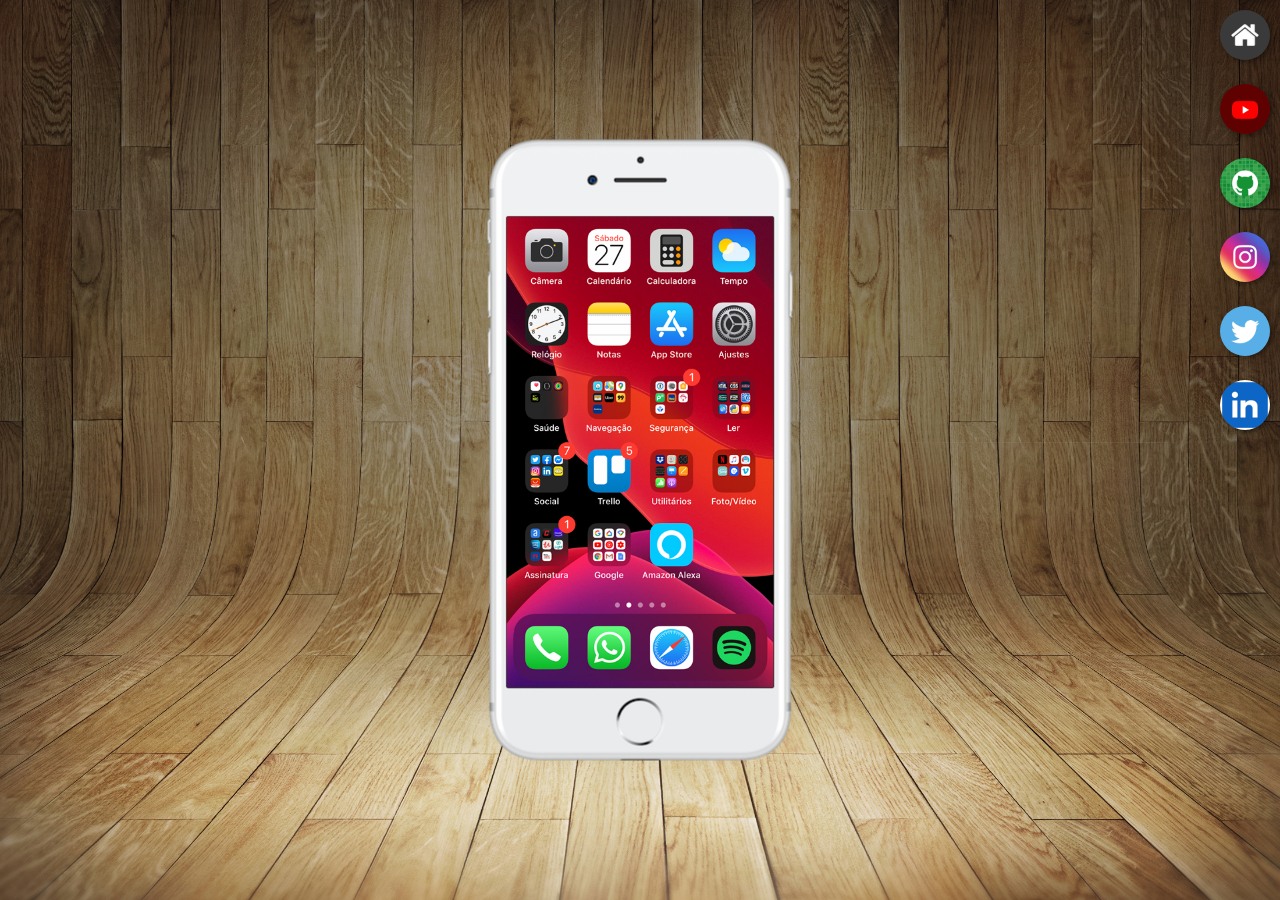
<file: index.html>
<!DOCTYPE html>
<html lang="pt-br">
<head>
    <meta charset="UTF-8">
    <meta name="viewport" content="width=device-width, initial-scale=1.0">
    <link rel="shortcut icon" href="favicon.ico" type="image/x-icon">
    <link rel="stylesheet" href="estilos/styles.css">
    <title>Projetos Redes Sociais</title>
</head>
<body>
    <main>
        <section id="telefone">
            <iframe src="home.html" name="tela" id="tela" frameborder="0"></iframe>
        </section>
        <section id="redes-sociais">
            <a href="home.html" target="tela"><img src="imagens/logo-home.jpg" alt="home"></a>  <br>
            <a href="youtube.html" target="tela"><img src="imagens/logo-youtube.jpg" alt="logo-youtube"></a> <br>
            <a href="github.html" target="tela"><img src="imagens/logo-github.jpg" alt="logo-github"></a> <br>
            <a href="instagram.html" target="tela"><img src="imagens/logo-instagram.jpg" alt="logo-instagram"></a> <br>
            <a href="x.html" target="tela"><img src="imagens/logo-twitter.jpg" alt="logo-twitter"></a> <br>
            <a href="#" target="tela"><img src="imagens/logo-linkedin.jpg" alt="logo-linkedin"></a>
        </section>
    </main>
</body>
</html>
</file>
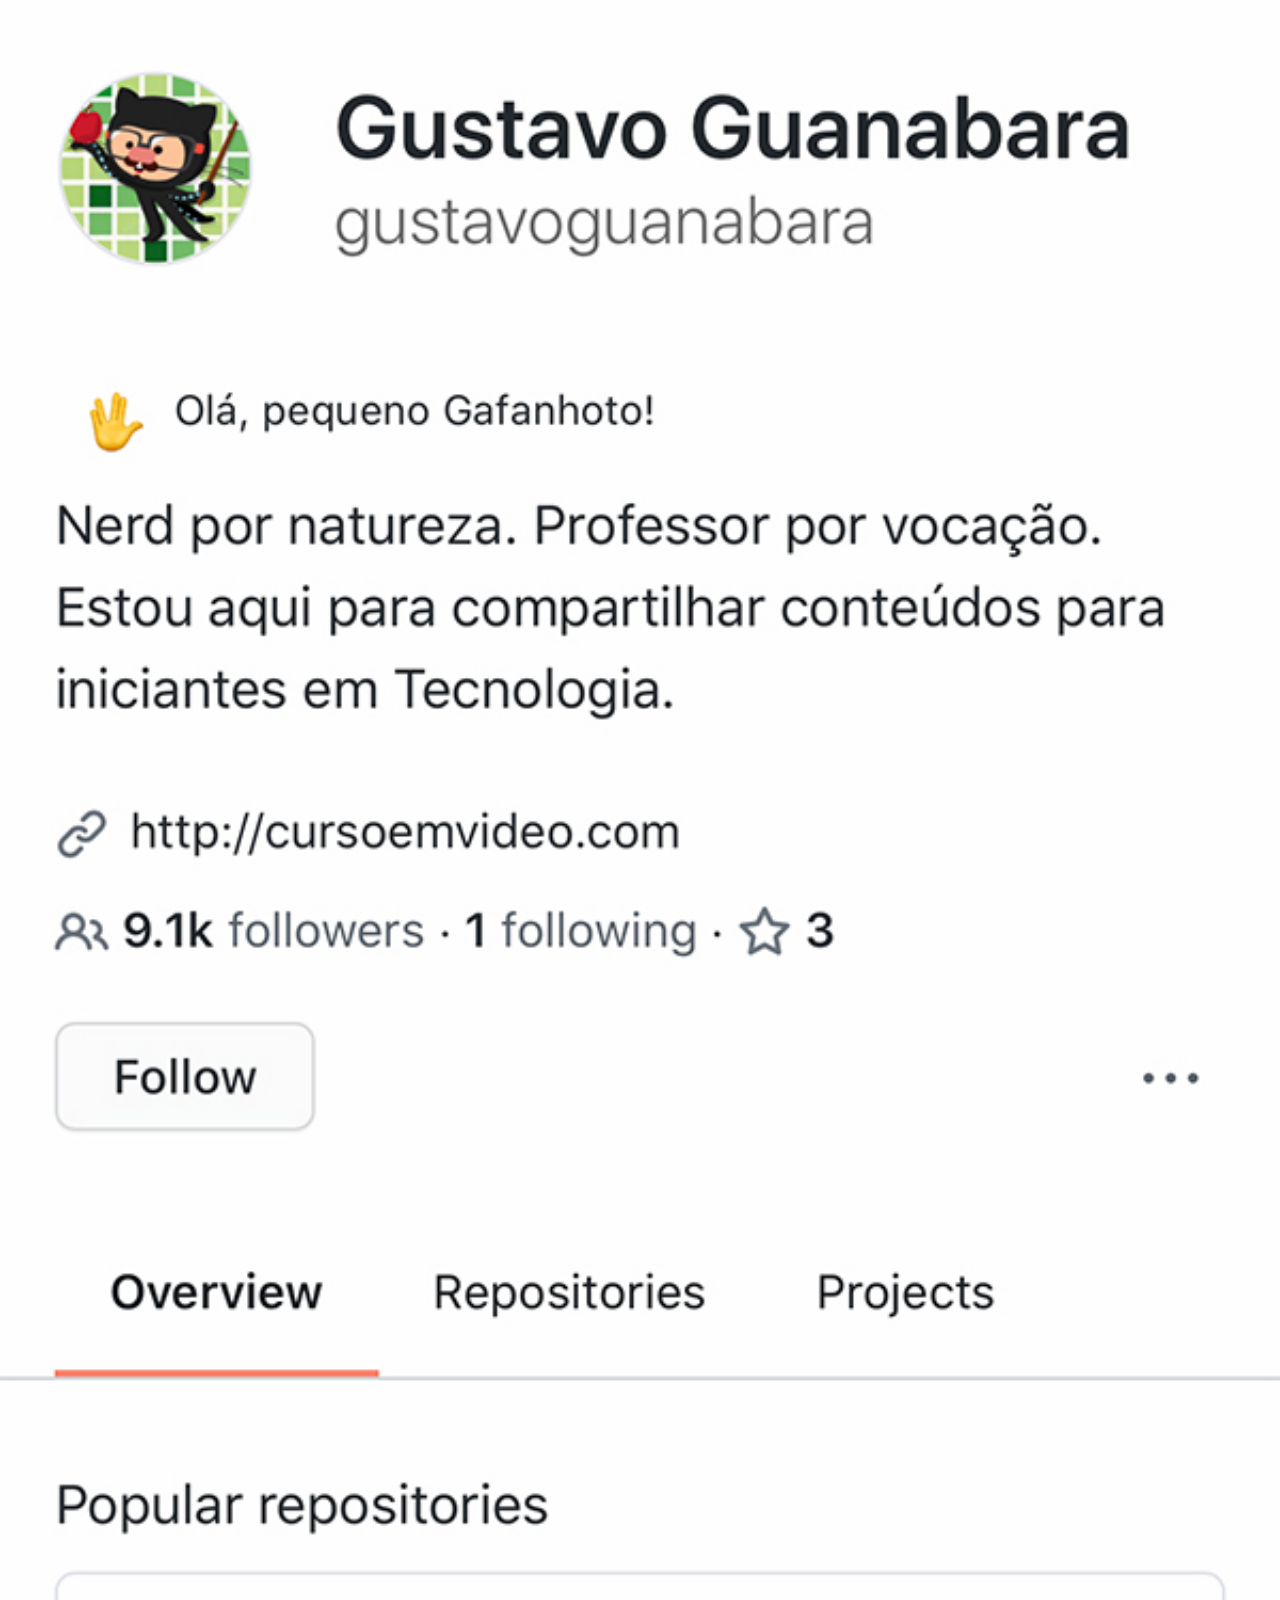
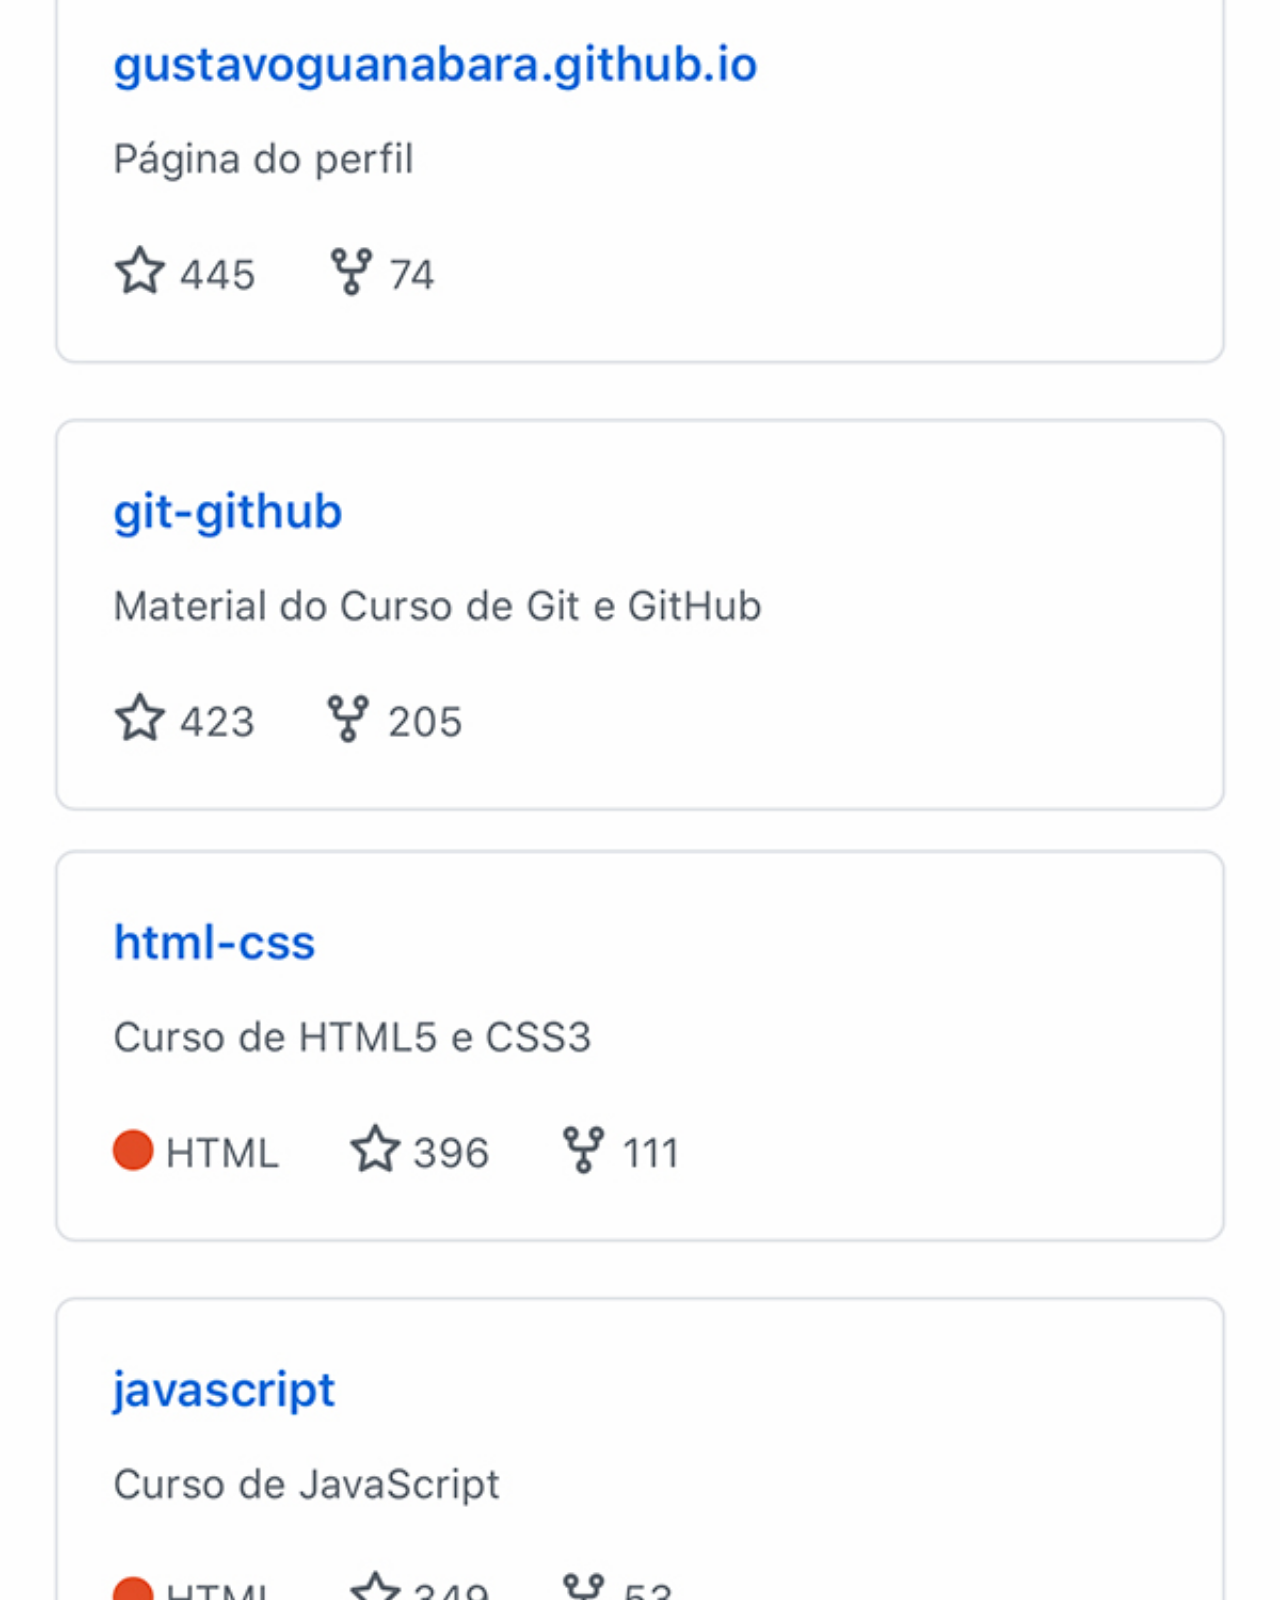
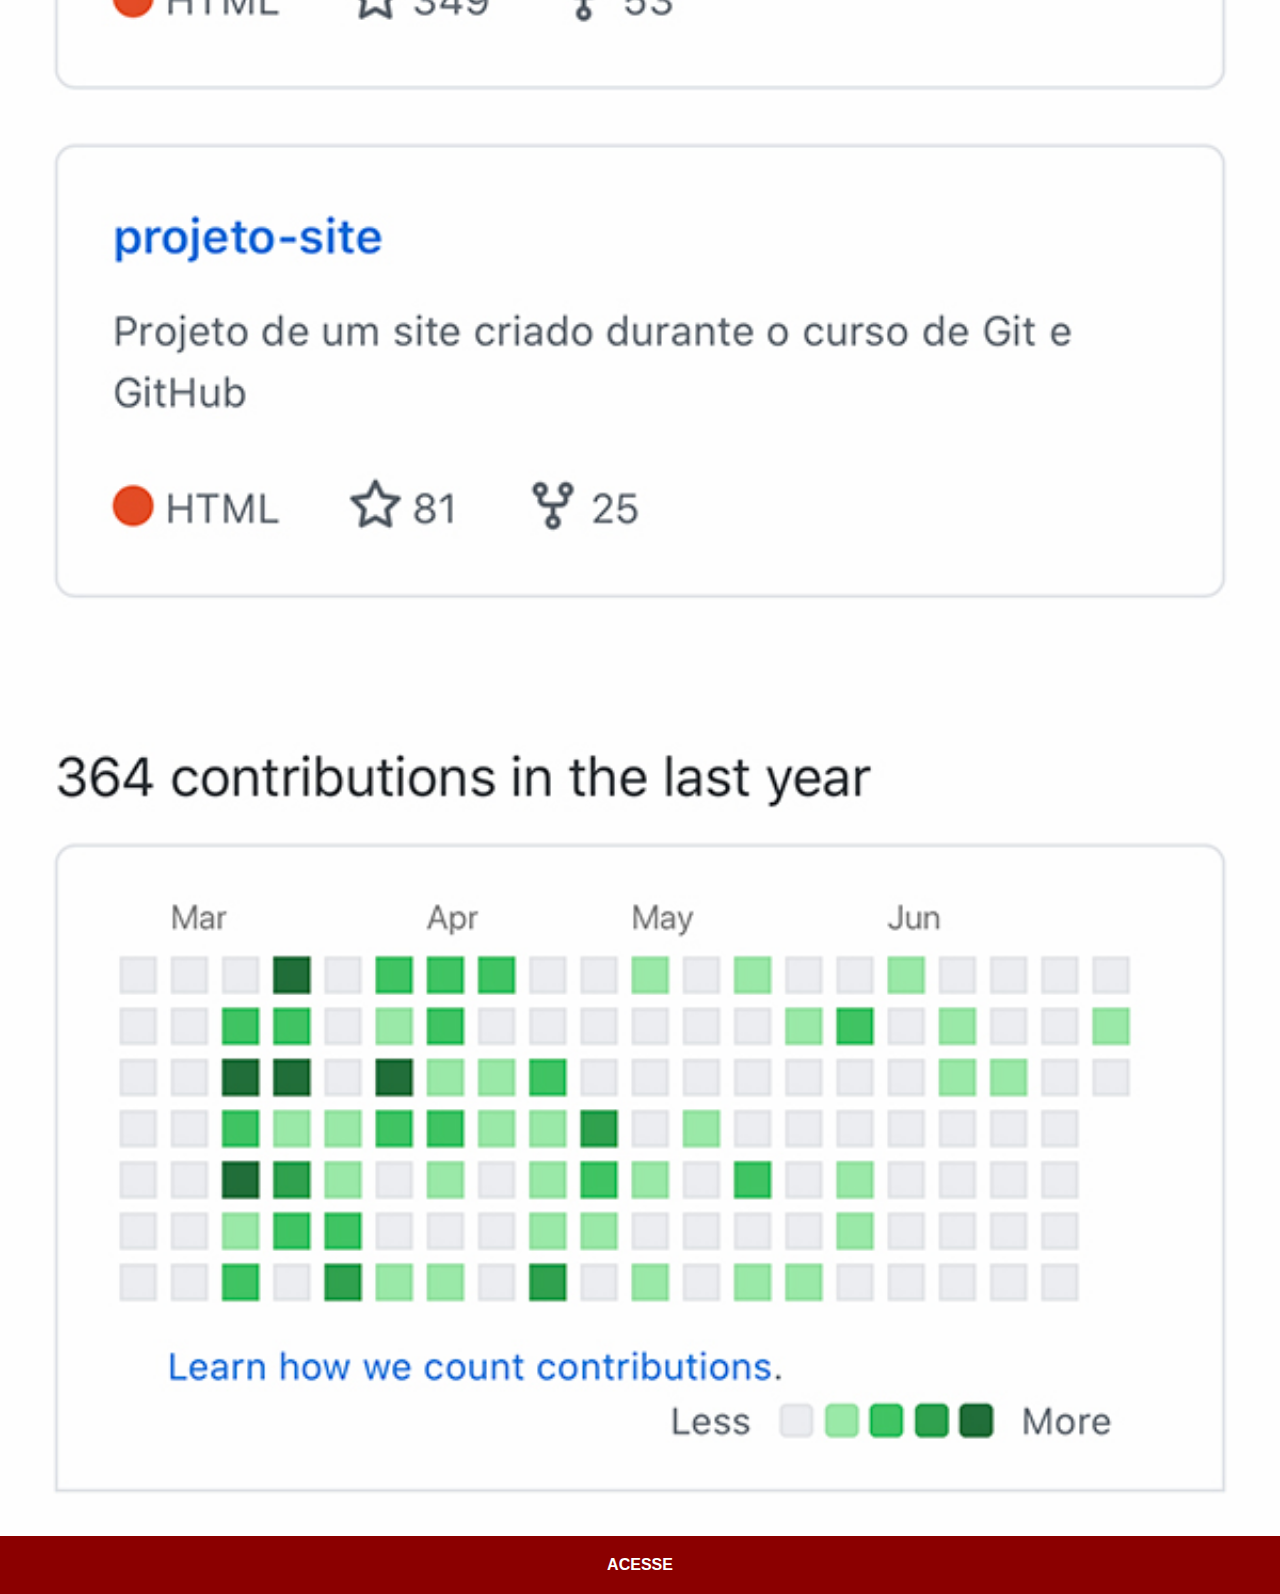
<file: github.html>
<!DOCTYPE html>
<html lang="pt-br">
<head>
    <meta charset="UTF-8">
    <meta name="viewport" content="width=device-width, initial-scale=1.0">
    <title>Document</title>
    <link rel="stylesheet" href="estilos/social.css">
</head>
<body>
    <img src="imagens/tela-github.jpg" alt="">
    <a href="https://github.com/Breno-coelh0" target="_blank">ACESSE</a>
</body>
</html>
</file>
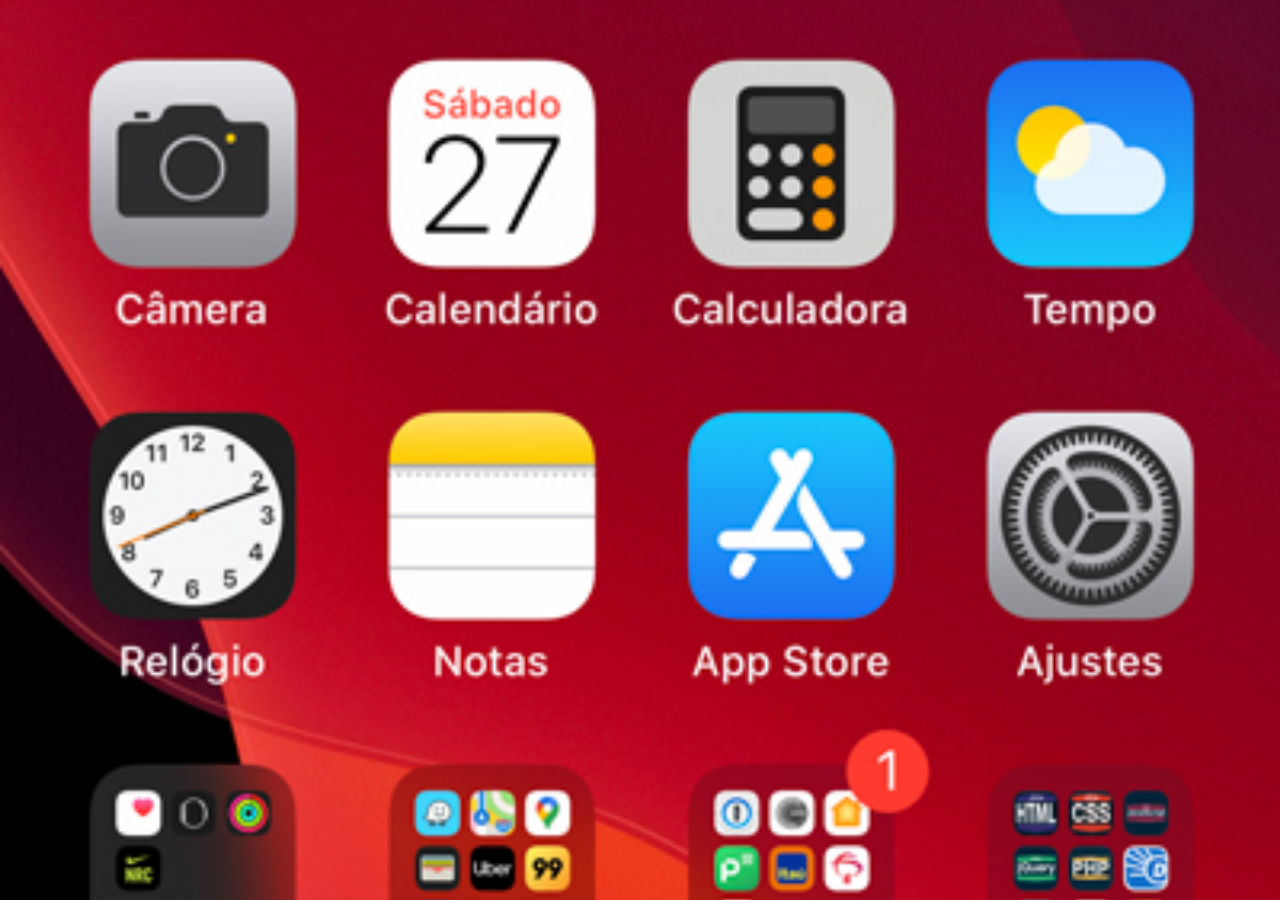
<file: home.html>
<!DOCTYPE html>
<html lang="pt-br">
<head>
    <meta charset="UTF-8">
    <meta name="viewport" content="width=device-width, initial-scale=1.0">
    <title>Home</title>

    <style>
        * {
            margin: 0px;
            height: 0px;
        }

        body {
            width: 100vw;
            height: 100vh;
            background: black url(imagens/tela-home.jpg) no-repeat top center;
            background-size: cover;
        }

        
    </style>
</head>
<body>
    
</body>
</html>
</file>
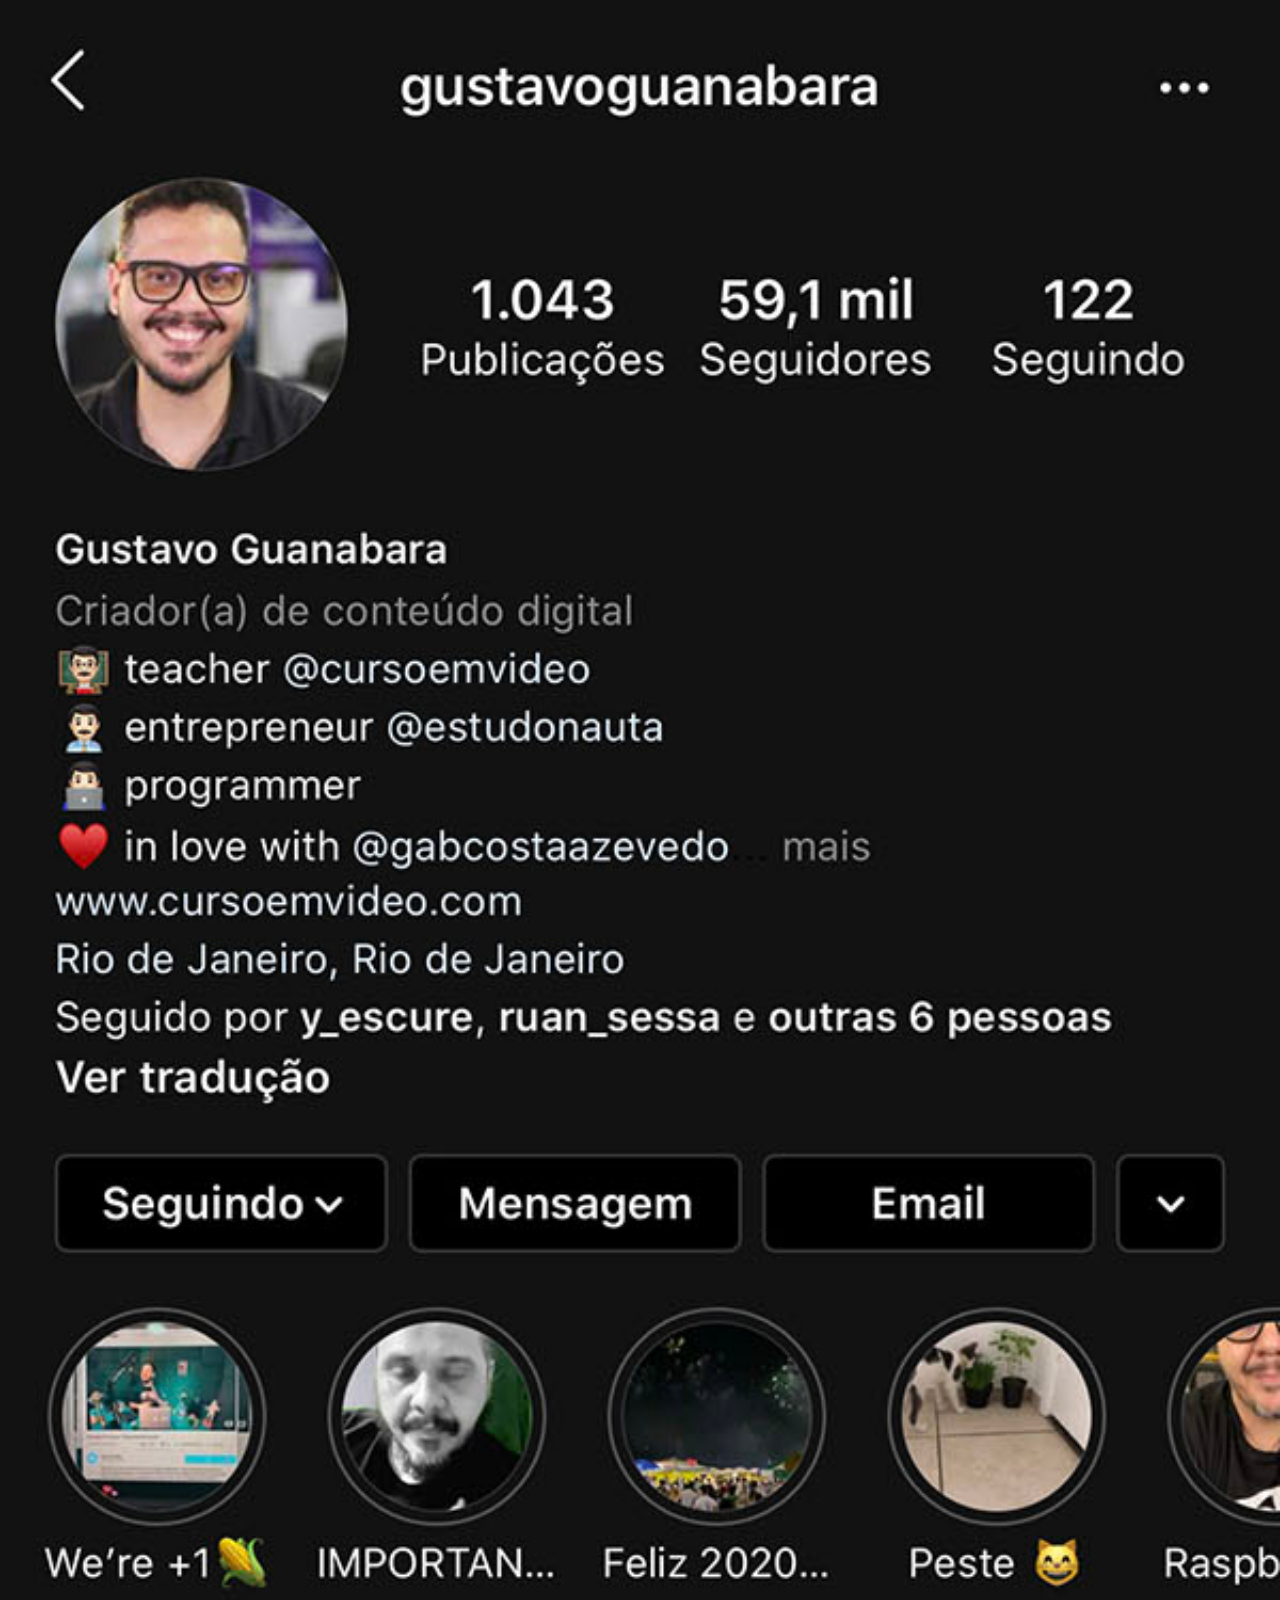
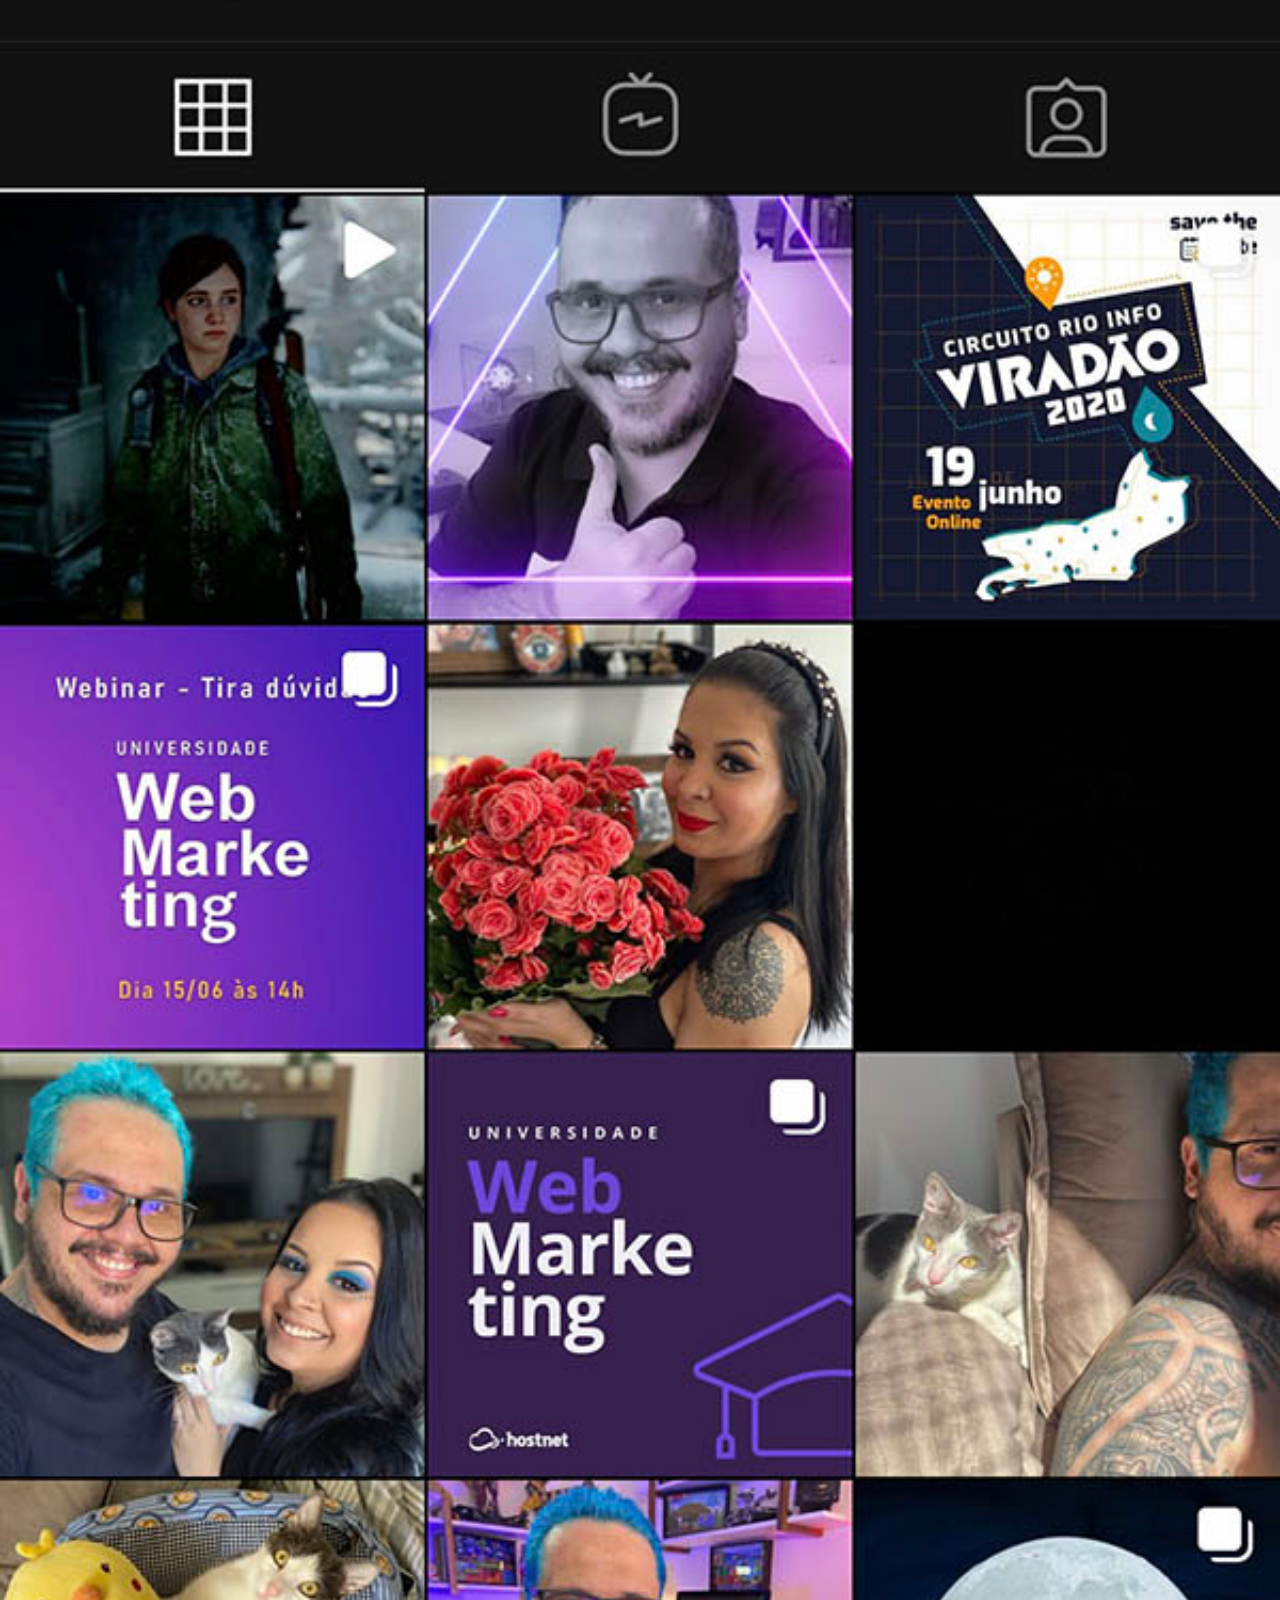
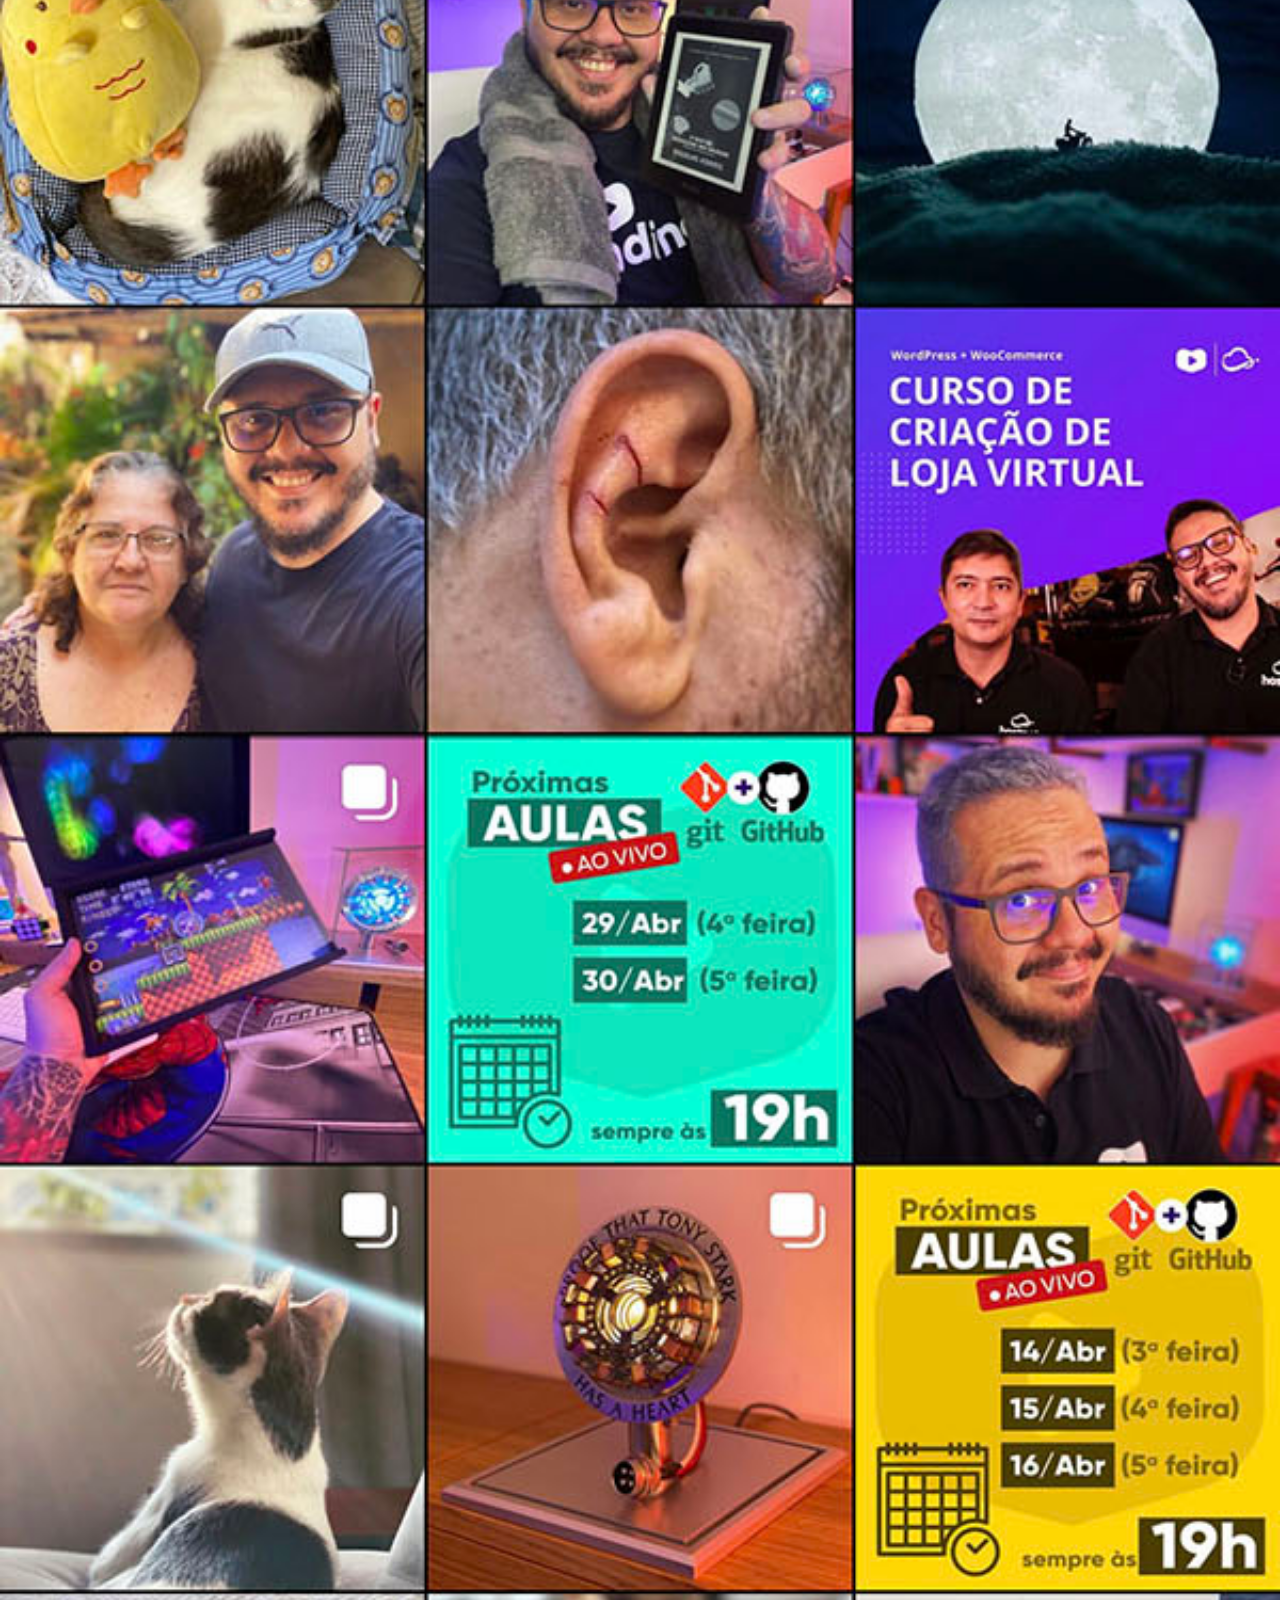
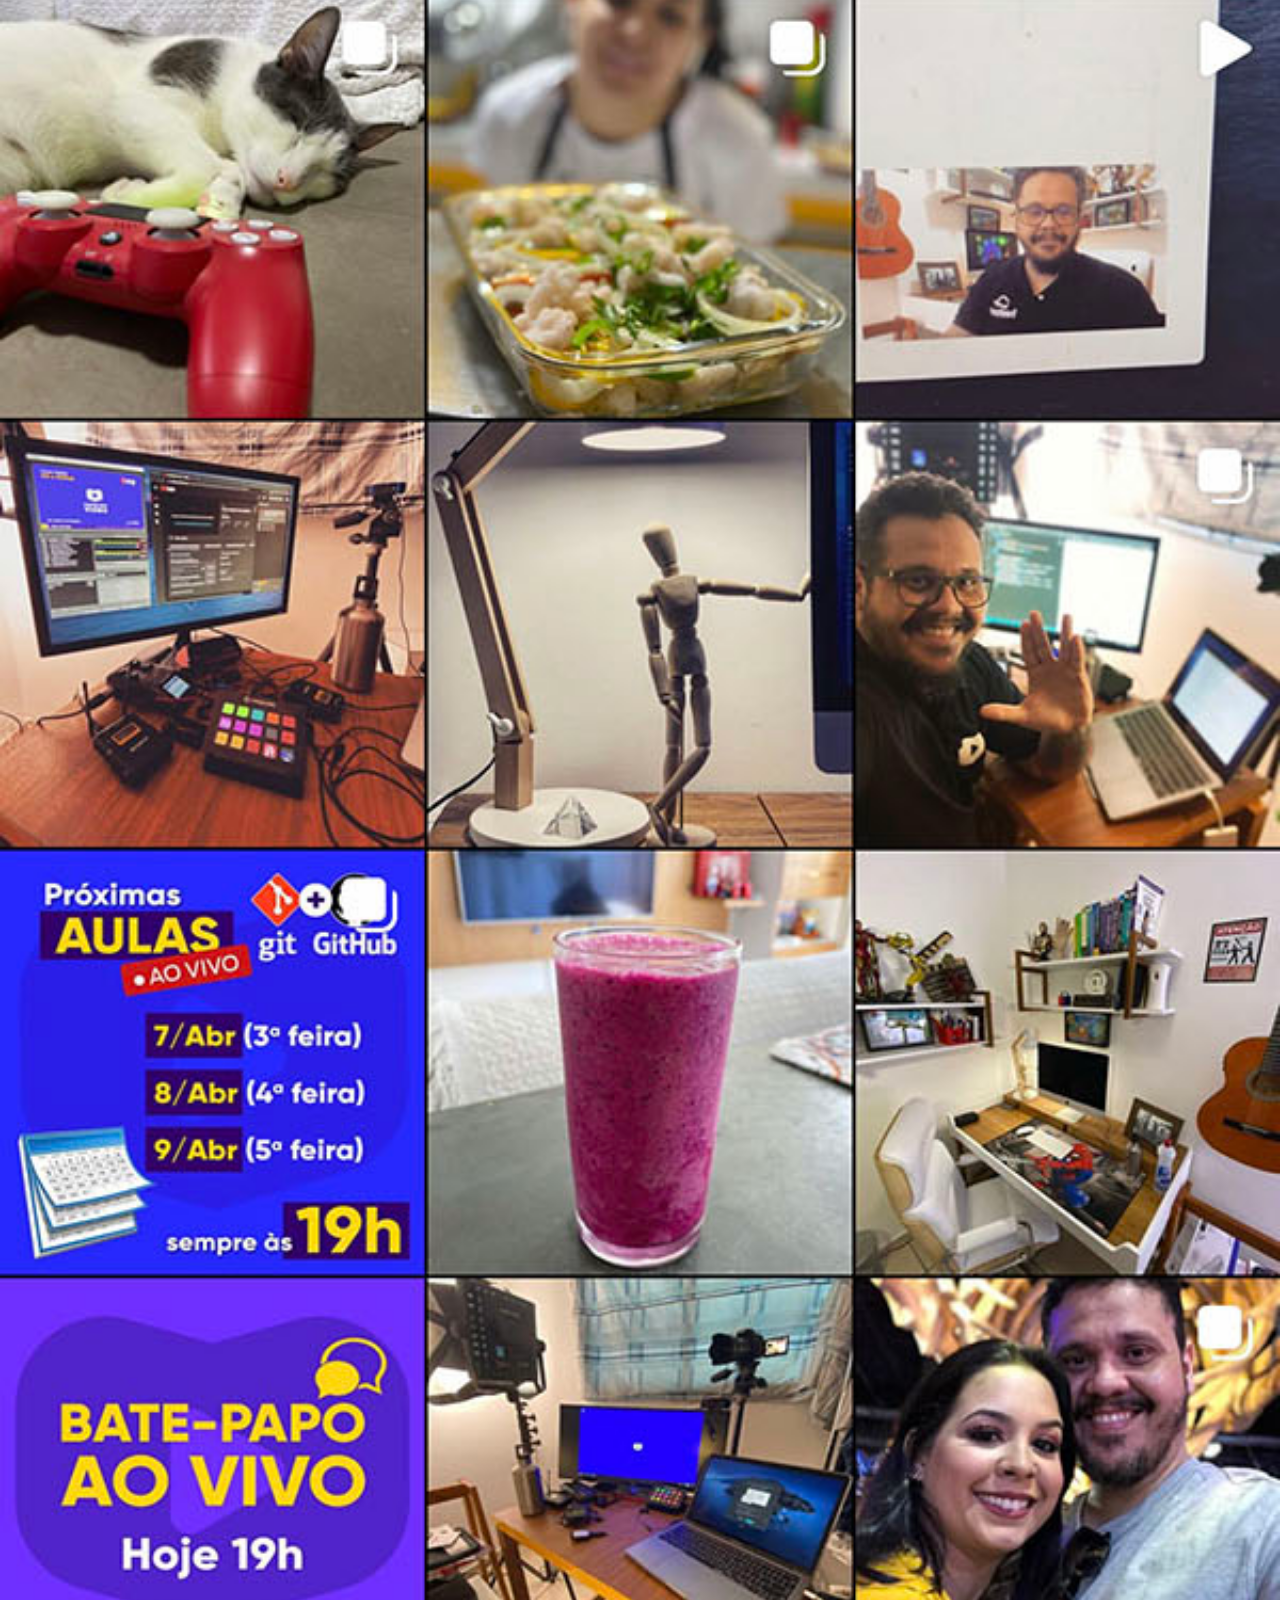
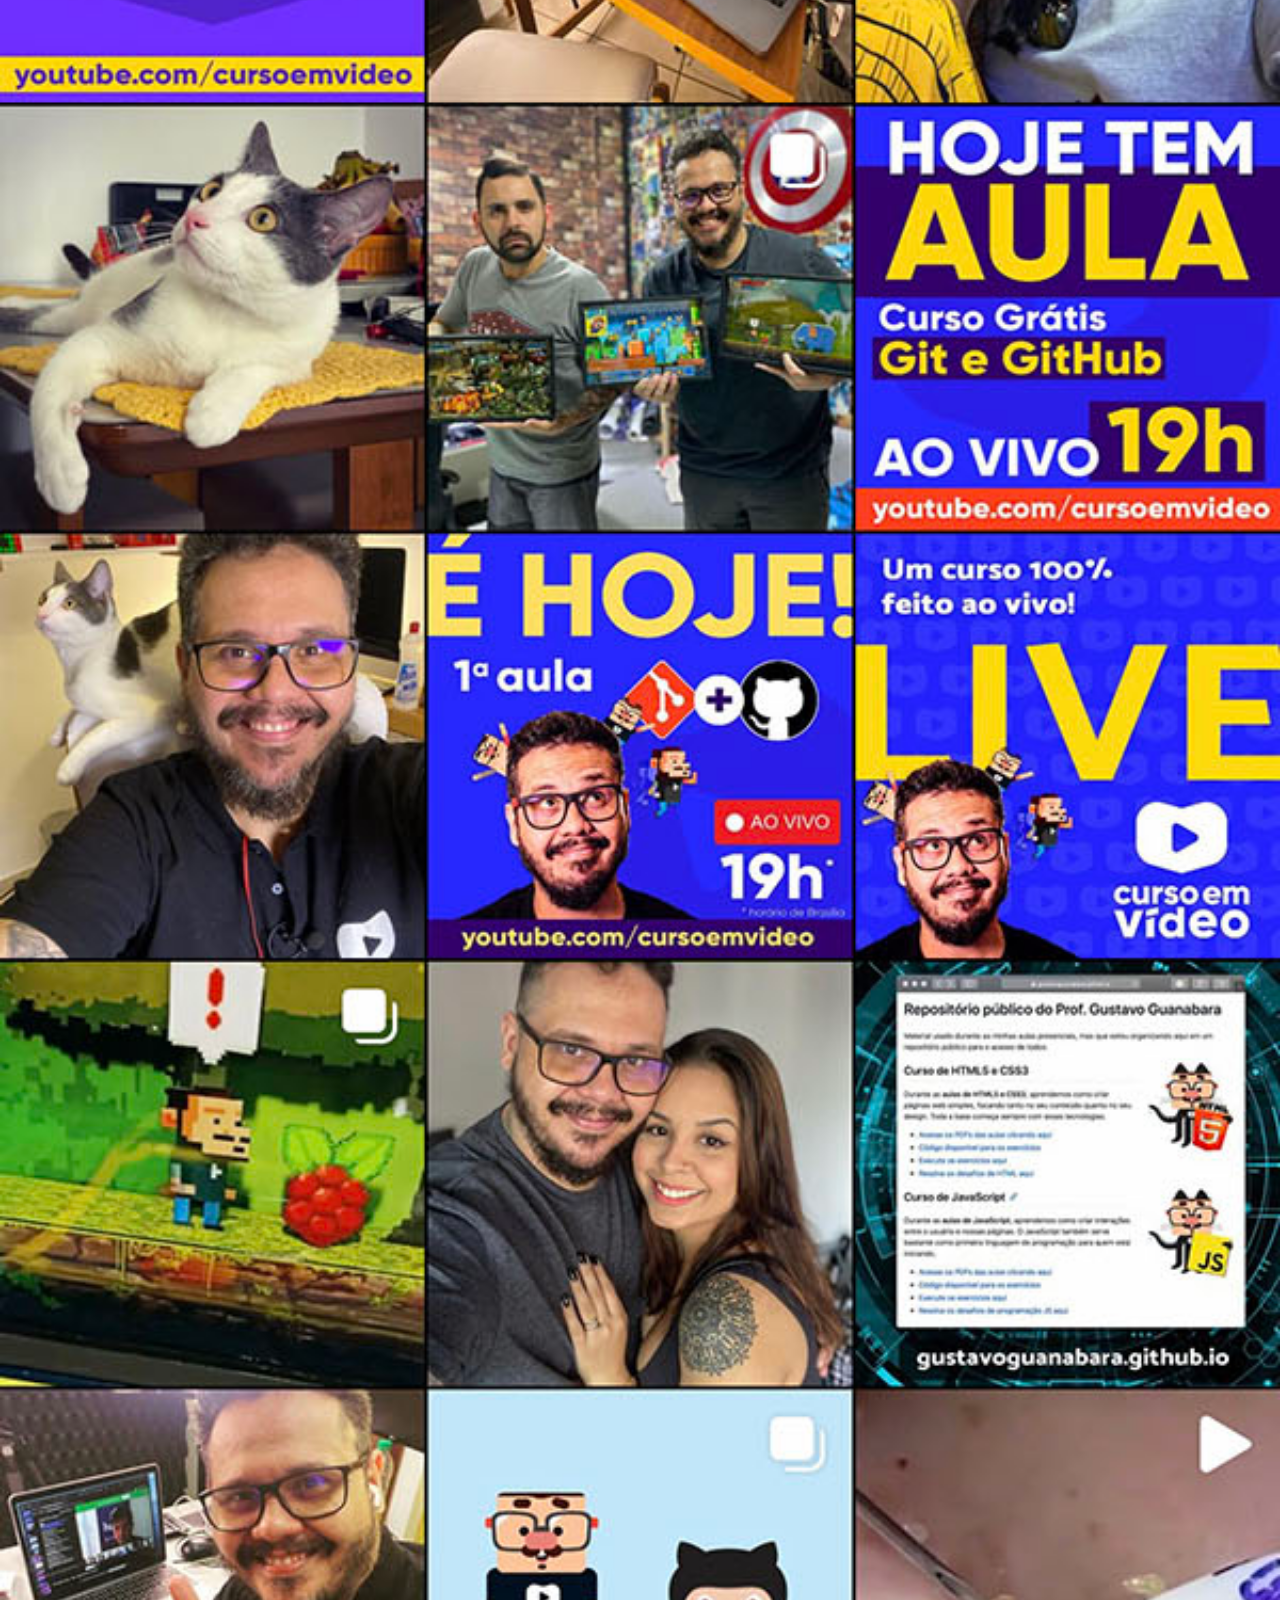
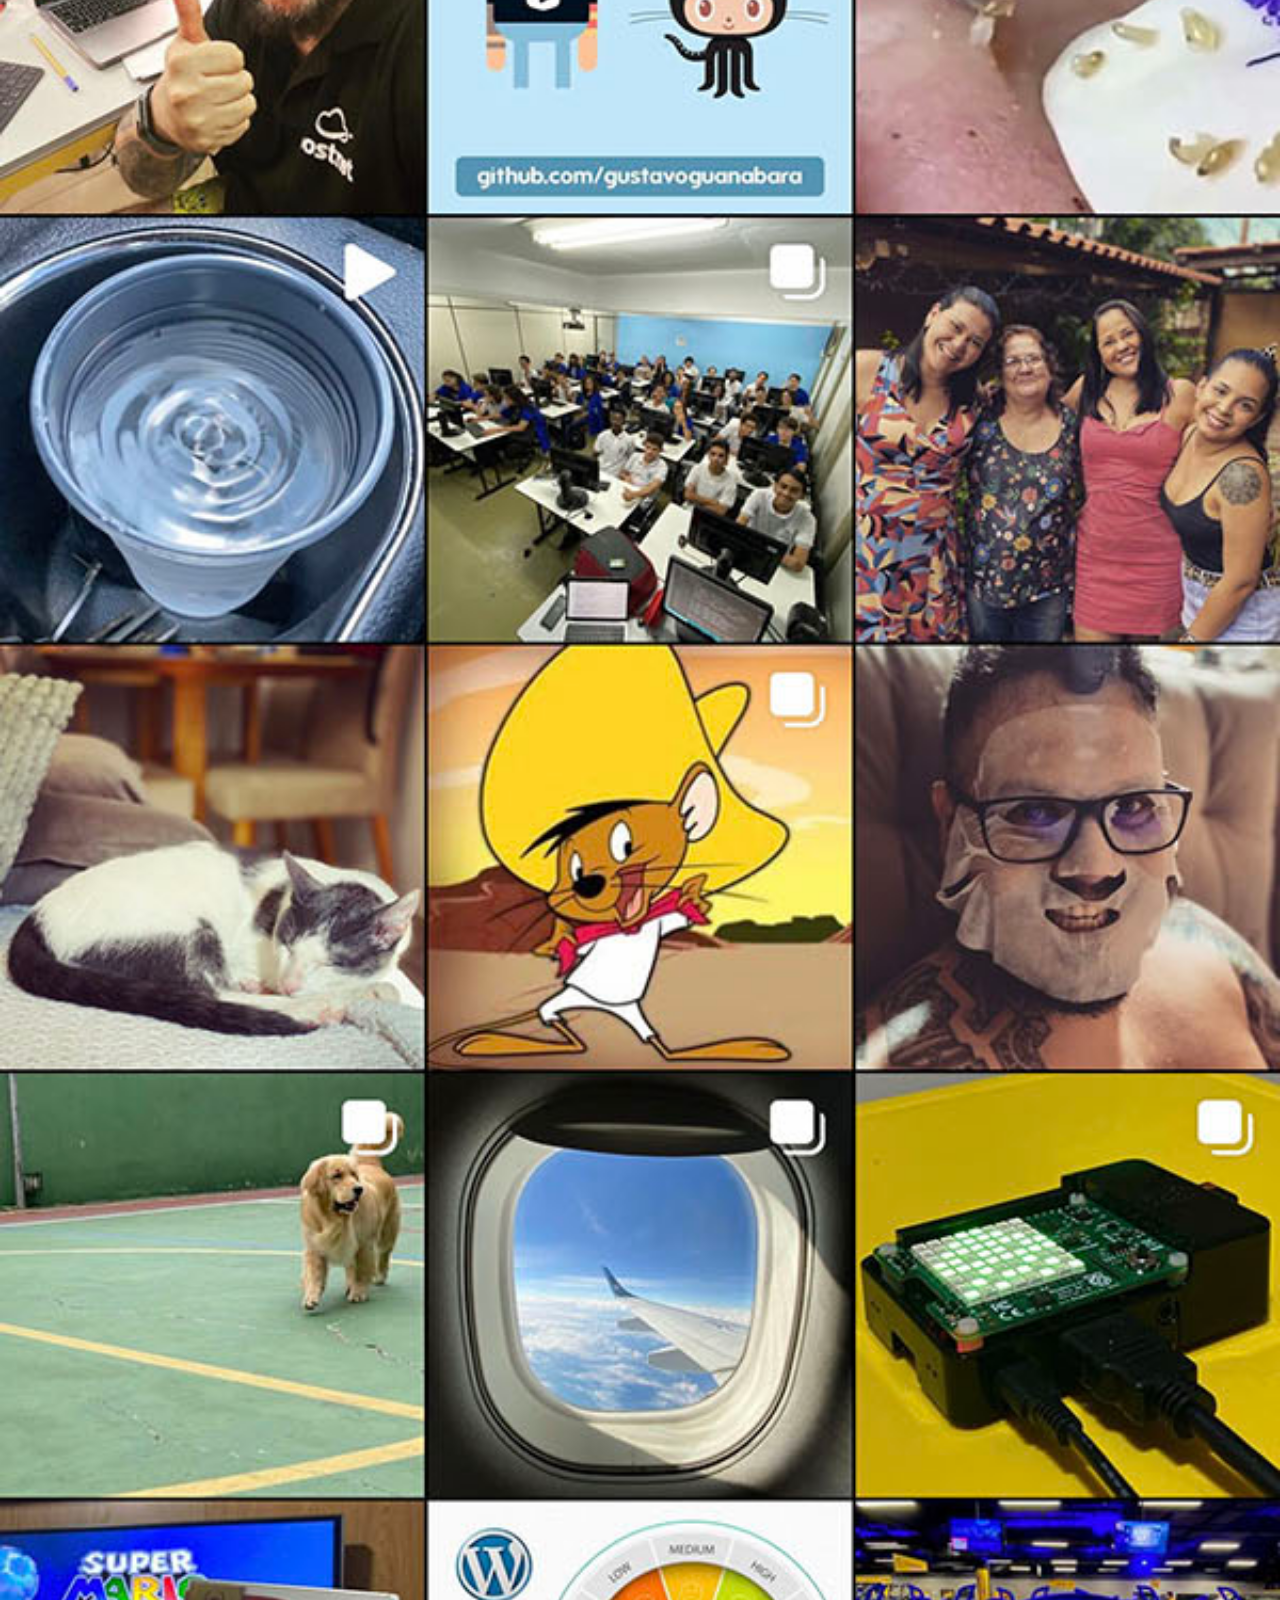
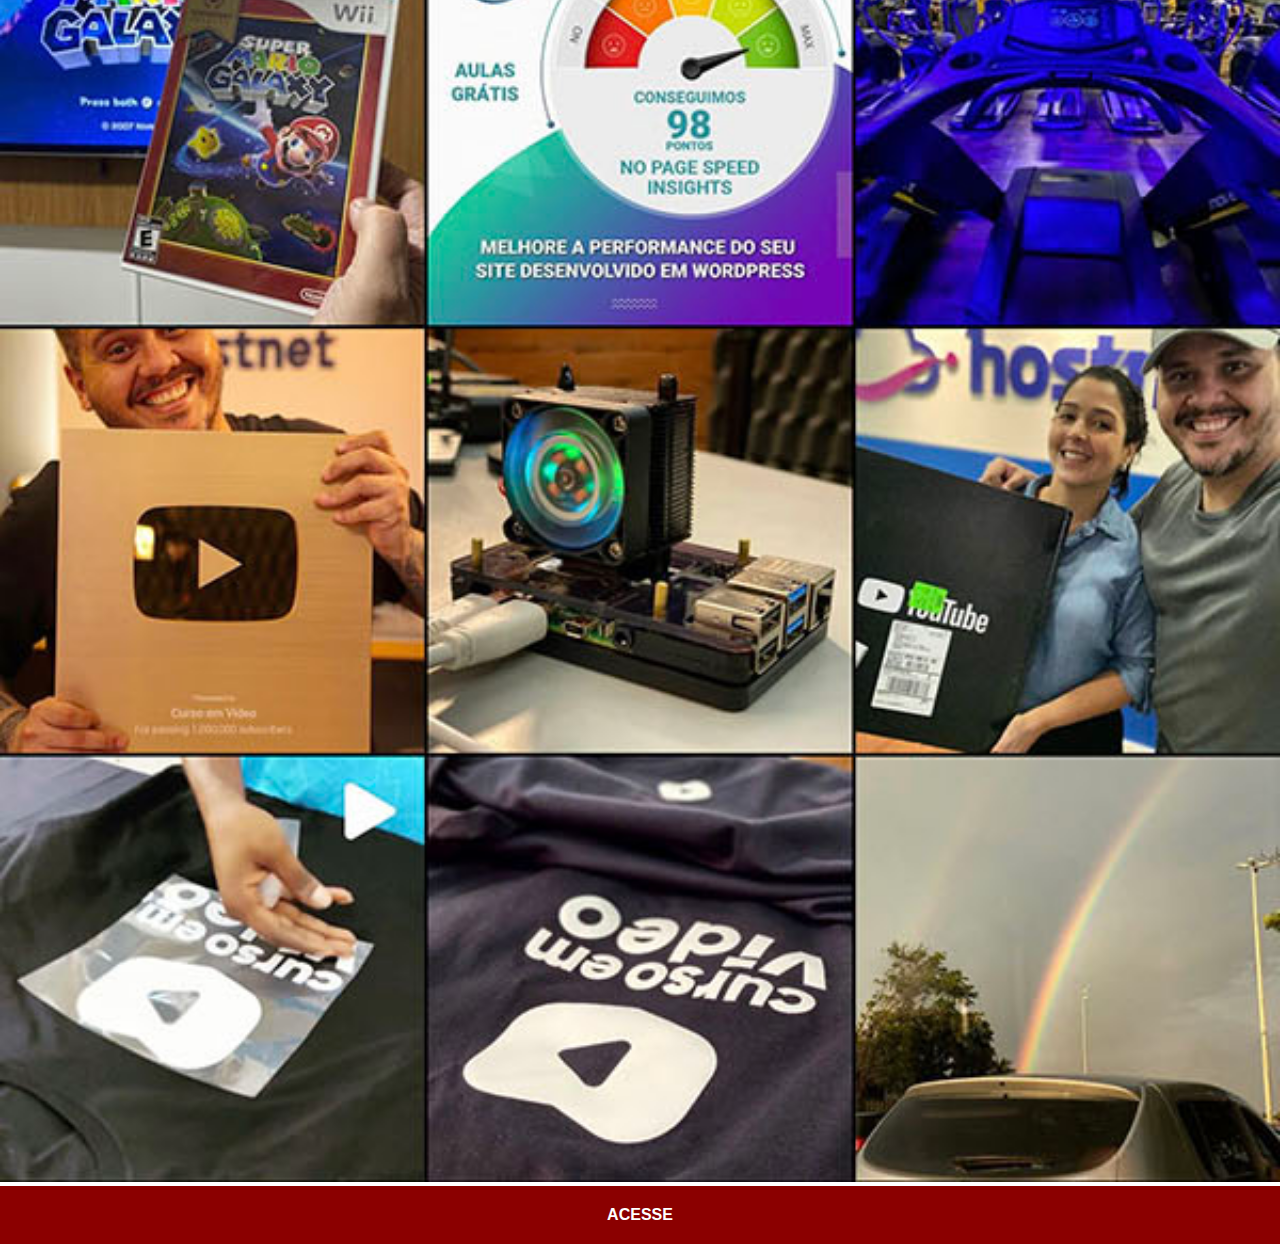
<file: instagram.html>
<!DOCTYPE html>
<html lang="pt-br">
<head>
    <meta charset="UTF-8">
    <meta name="viewport" content="width=device-width, initial-scale=1.0">
    <title>Document</title>
    <link rel="stylesheet" href="estilos/social.css">
</head>
<body>
    <img src="imagens/tela-instagram.jpg" alt="">
    <a href="https://www.instagram.com/breno.pintor/" target="_blank">ACESSE</a>
</body>
</html>
</file>
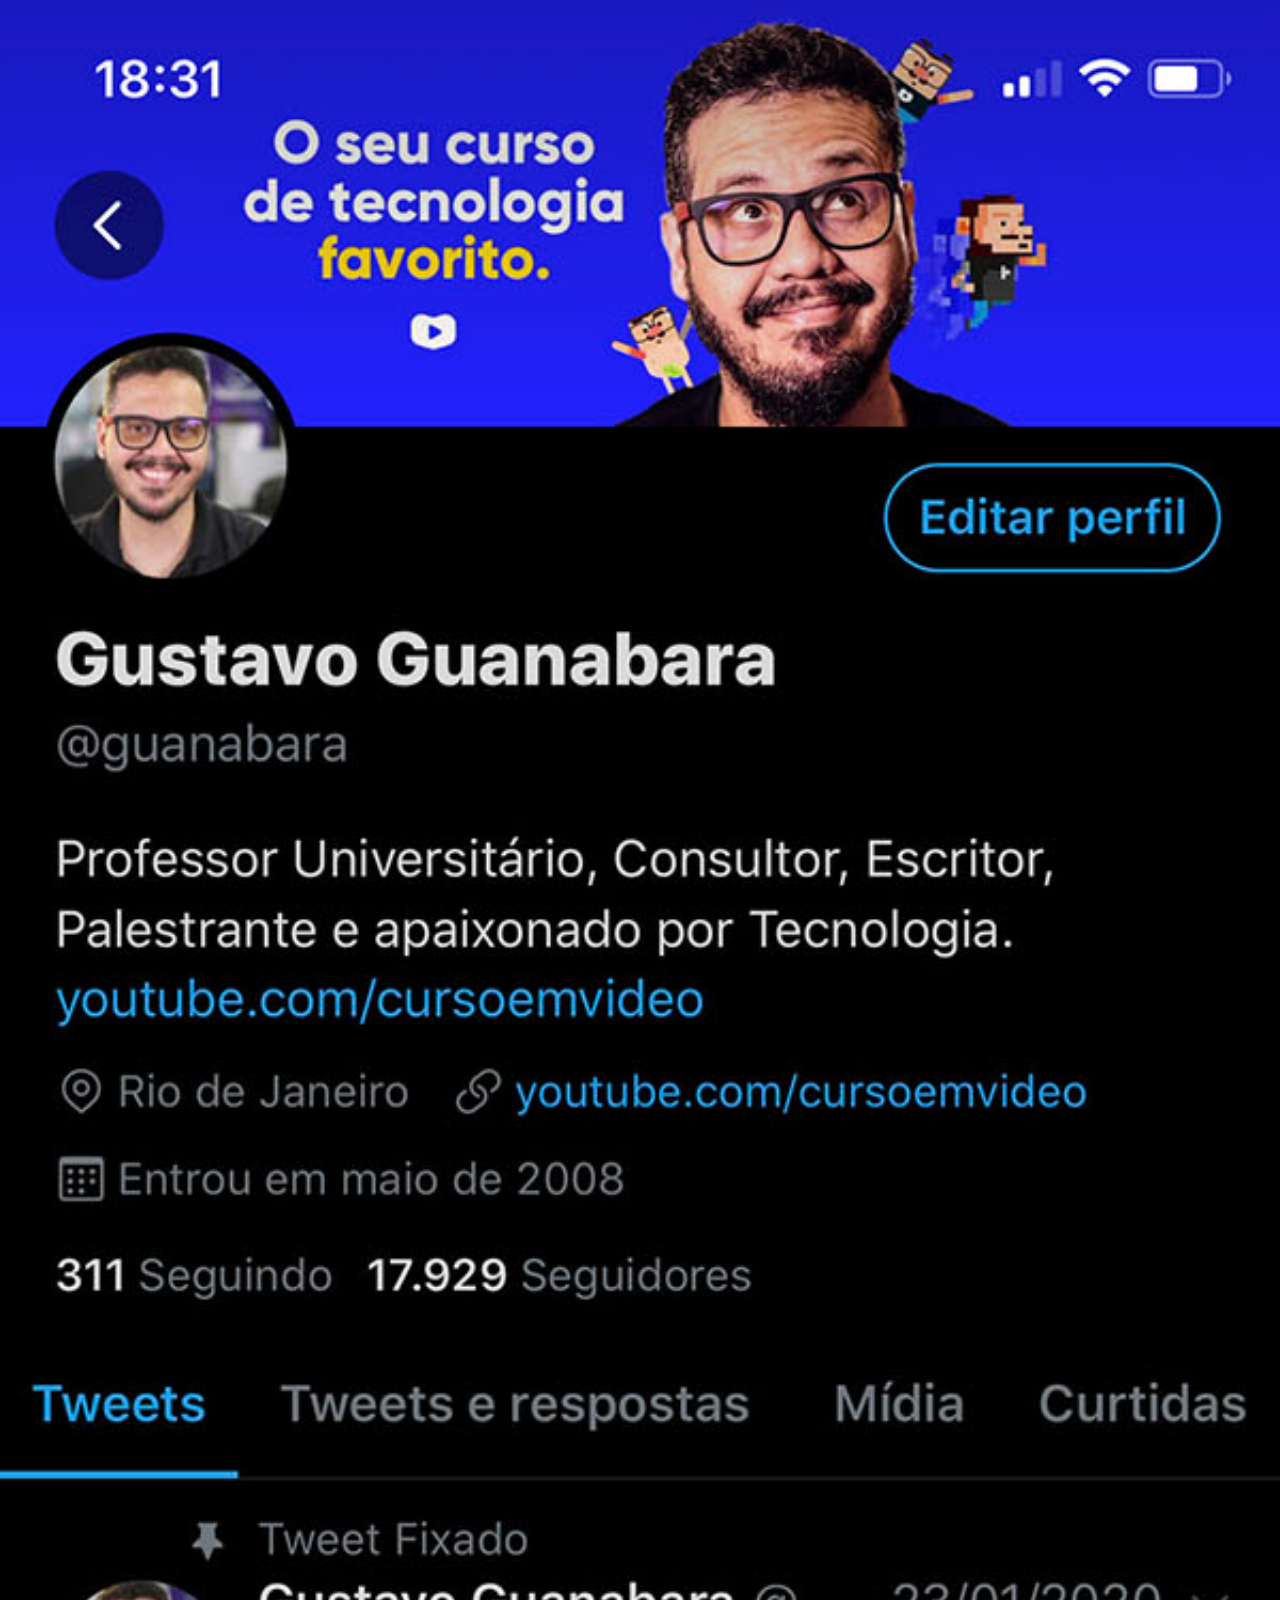
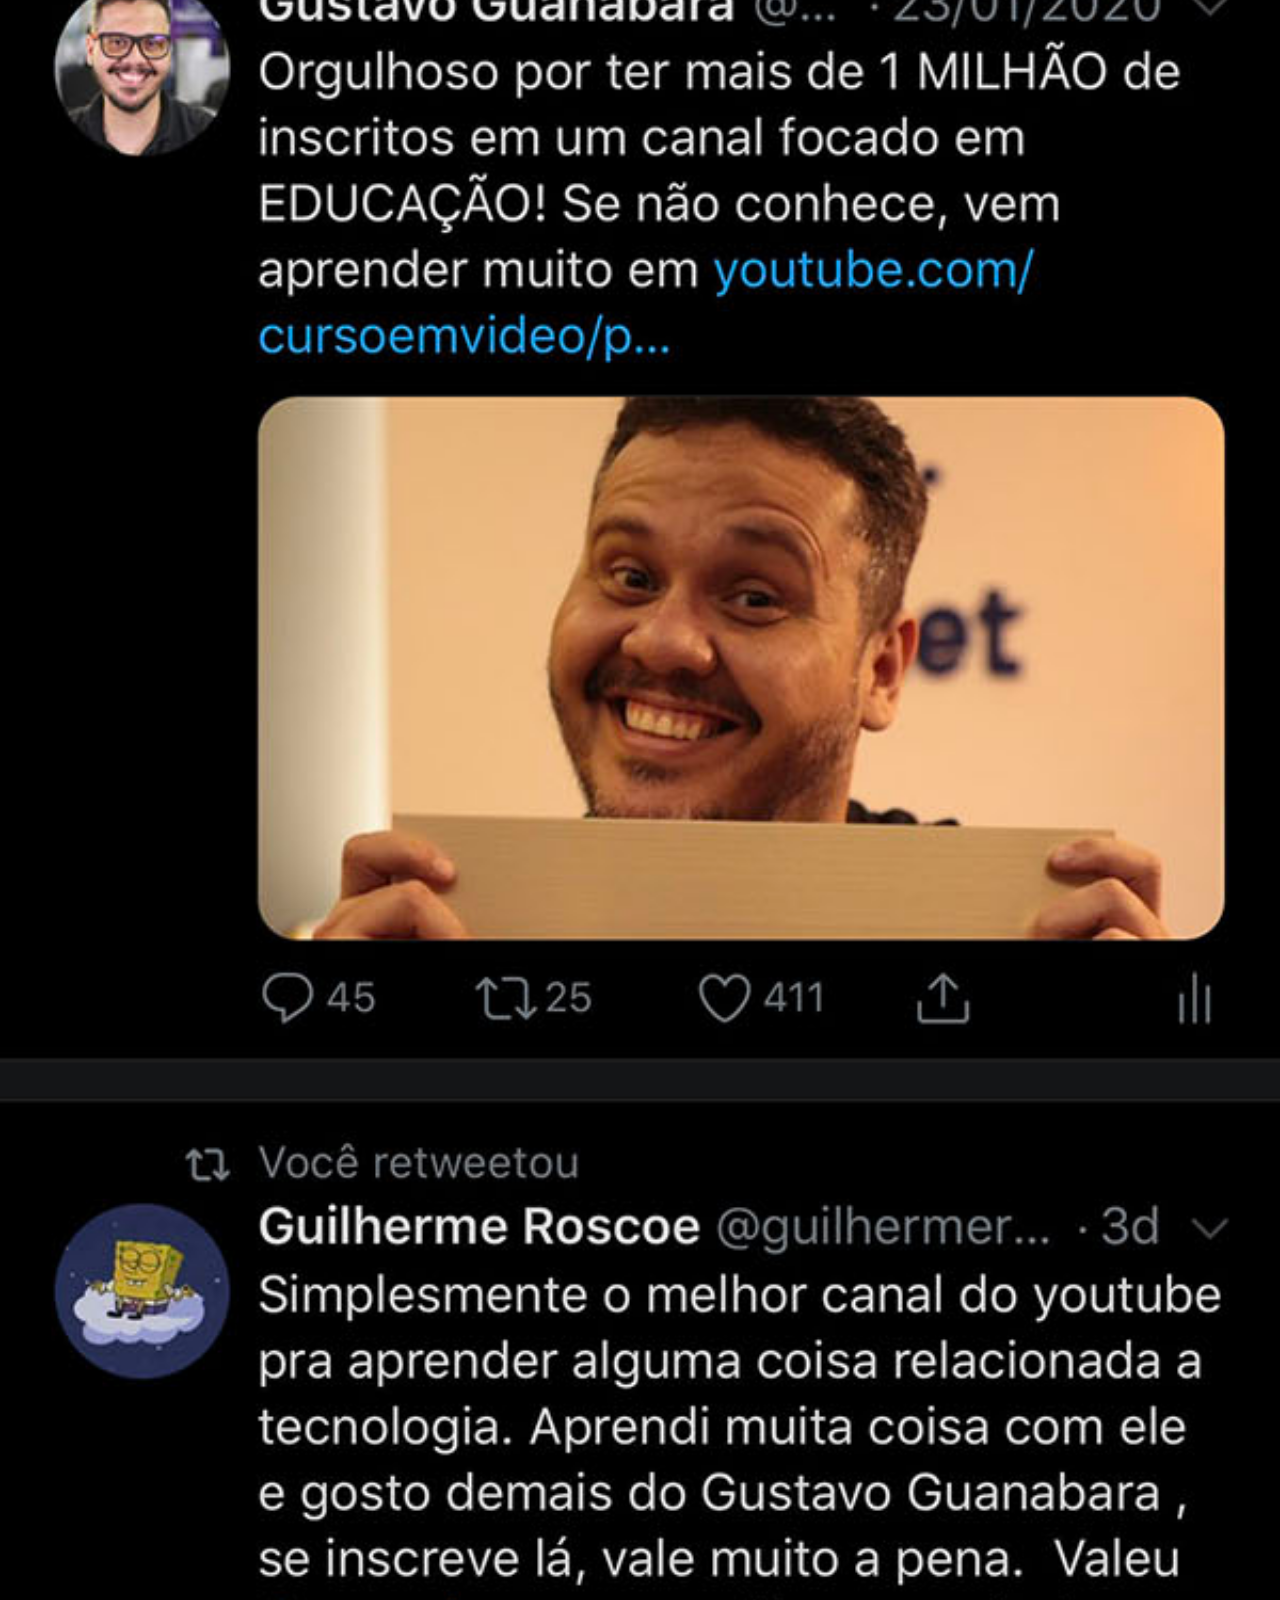
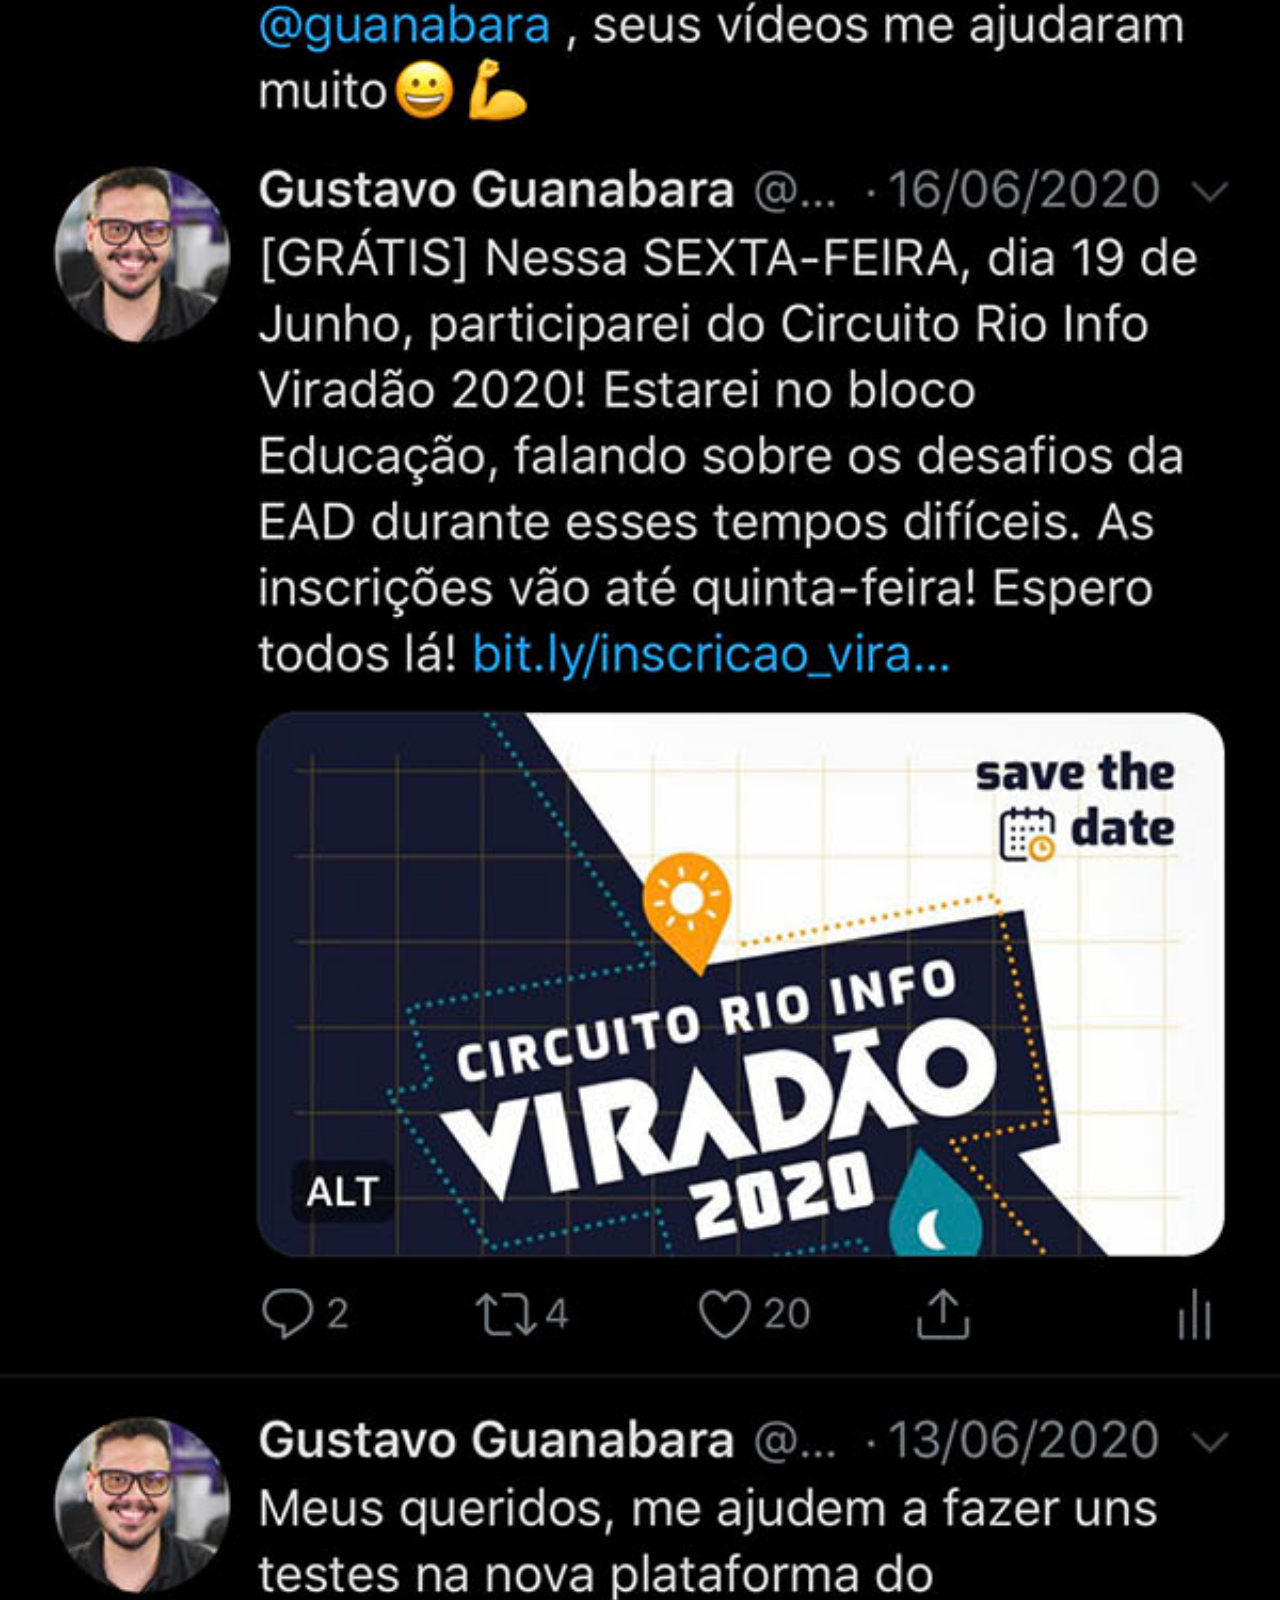
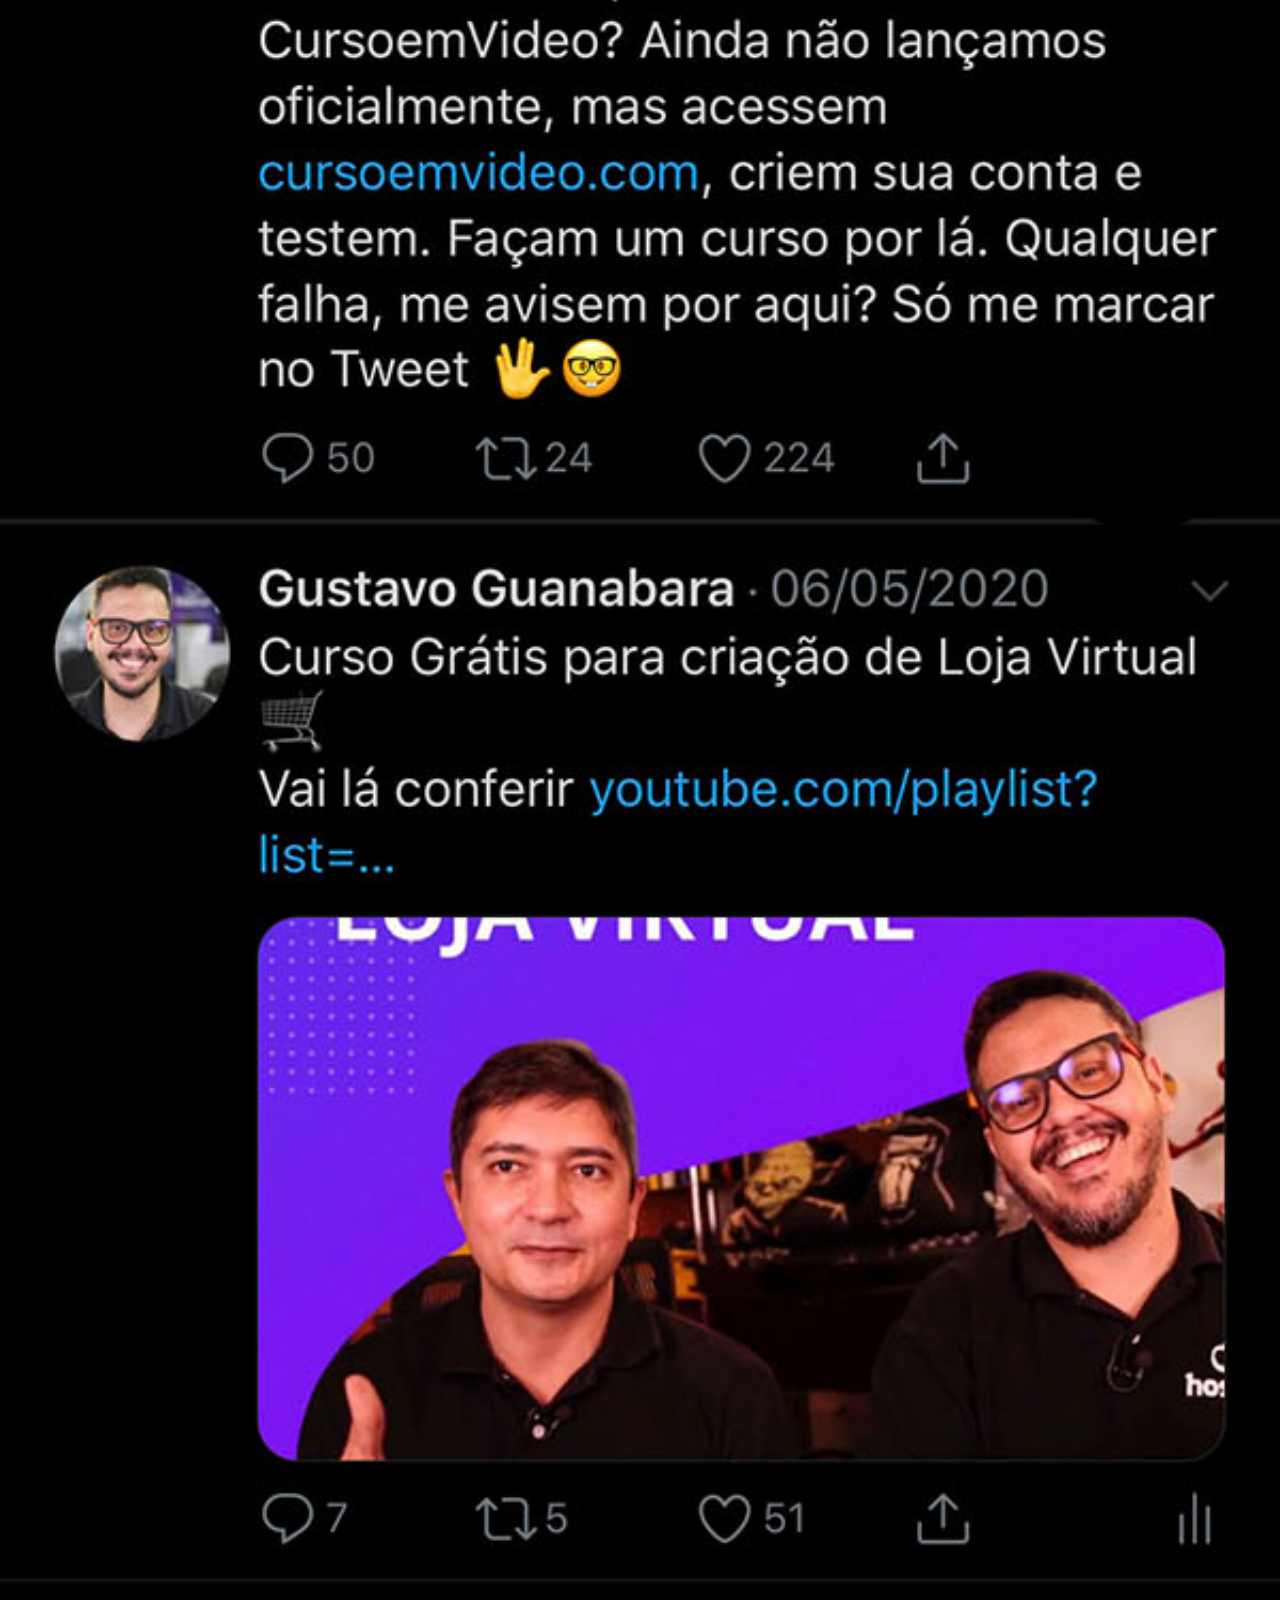
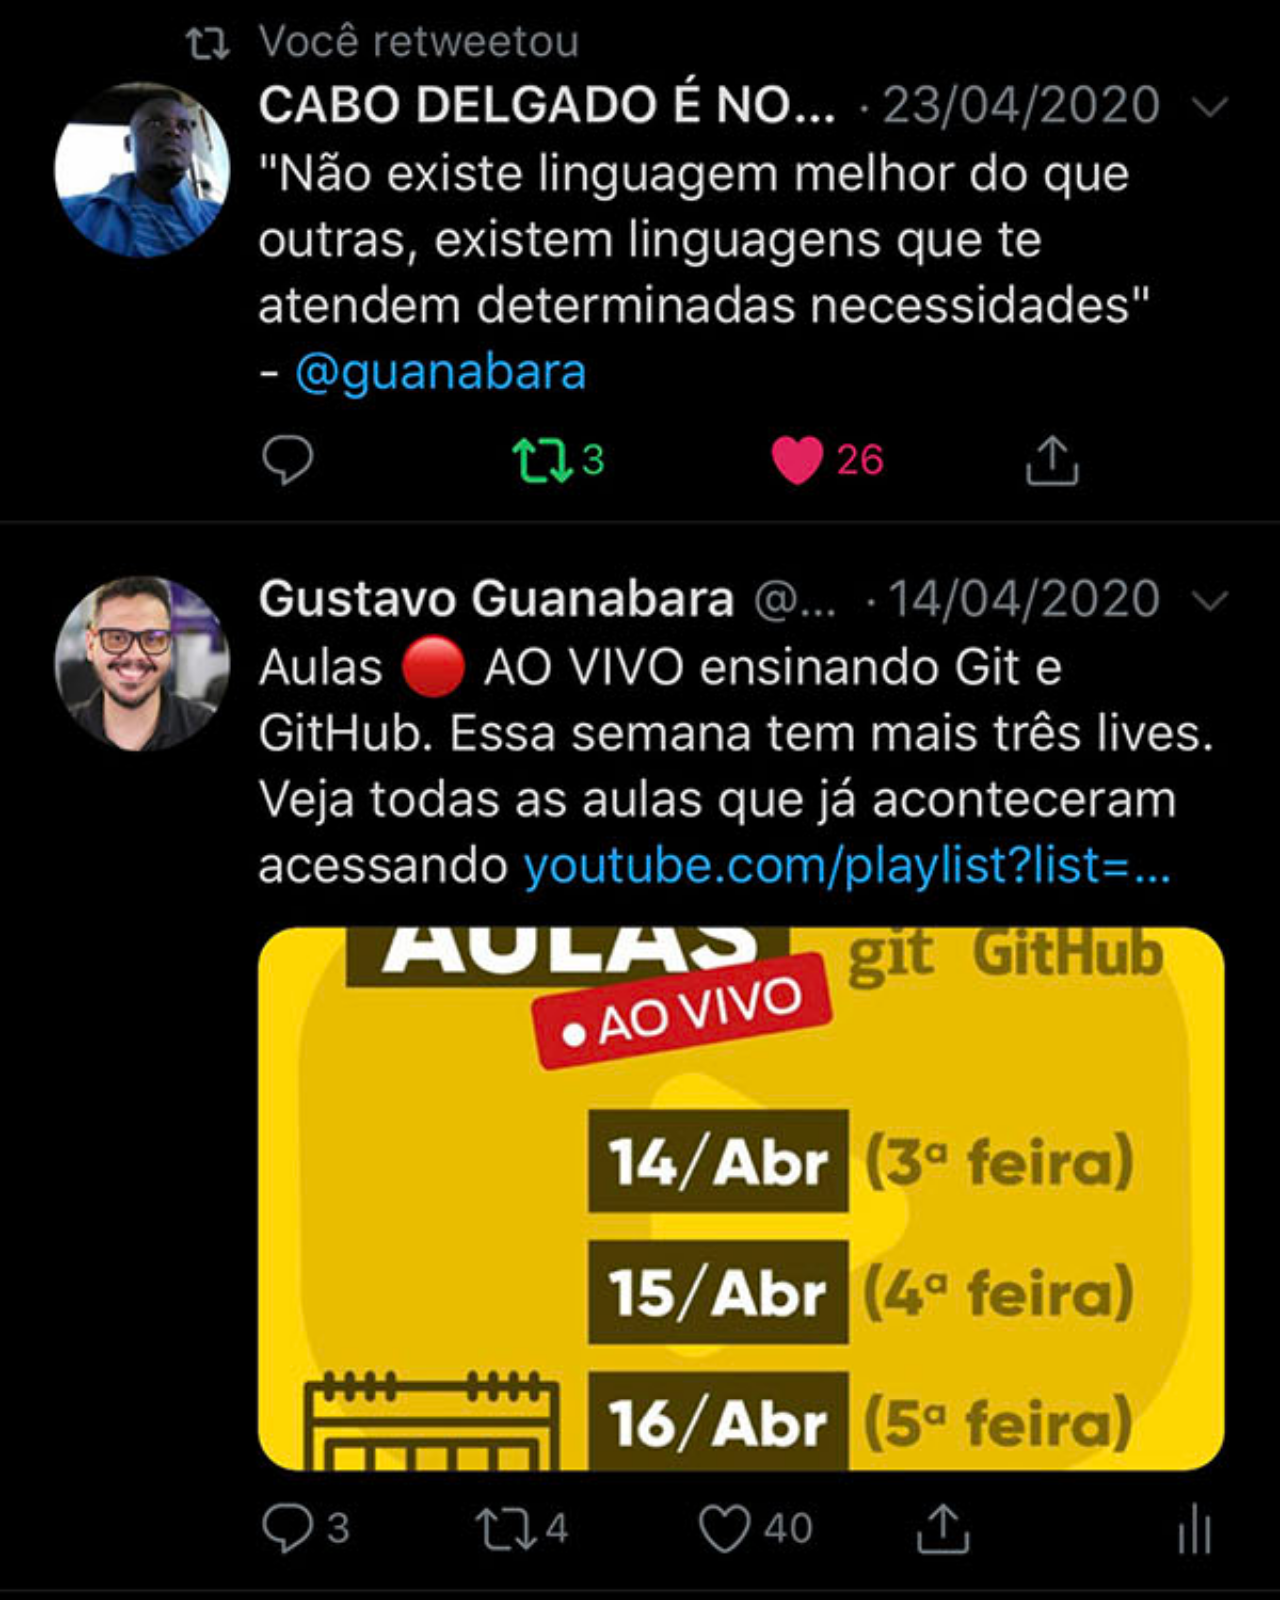
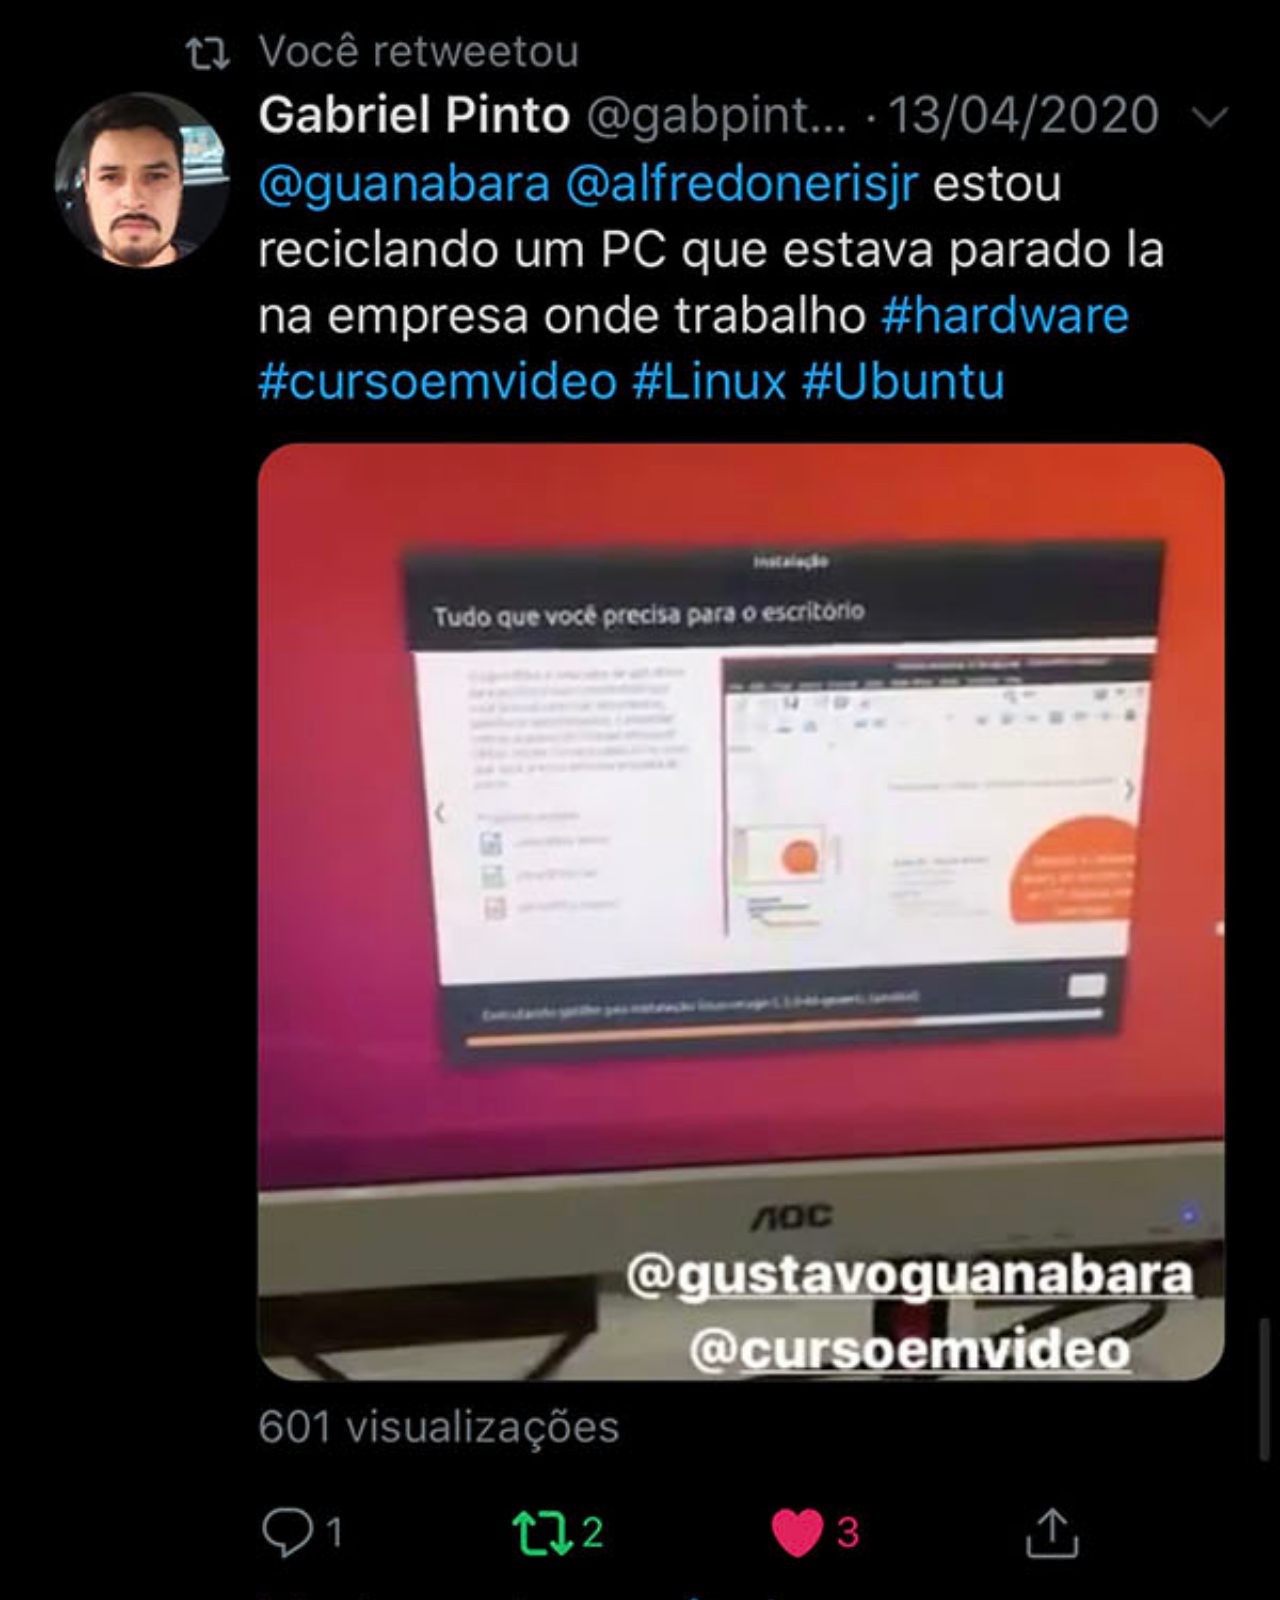
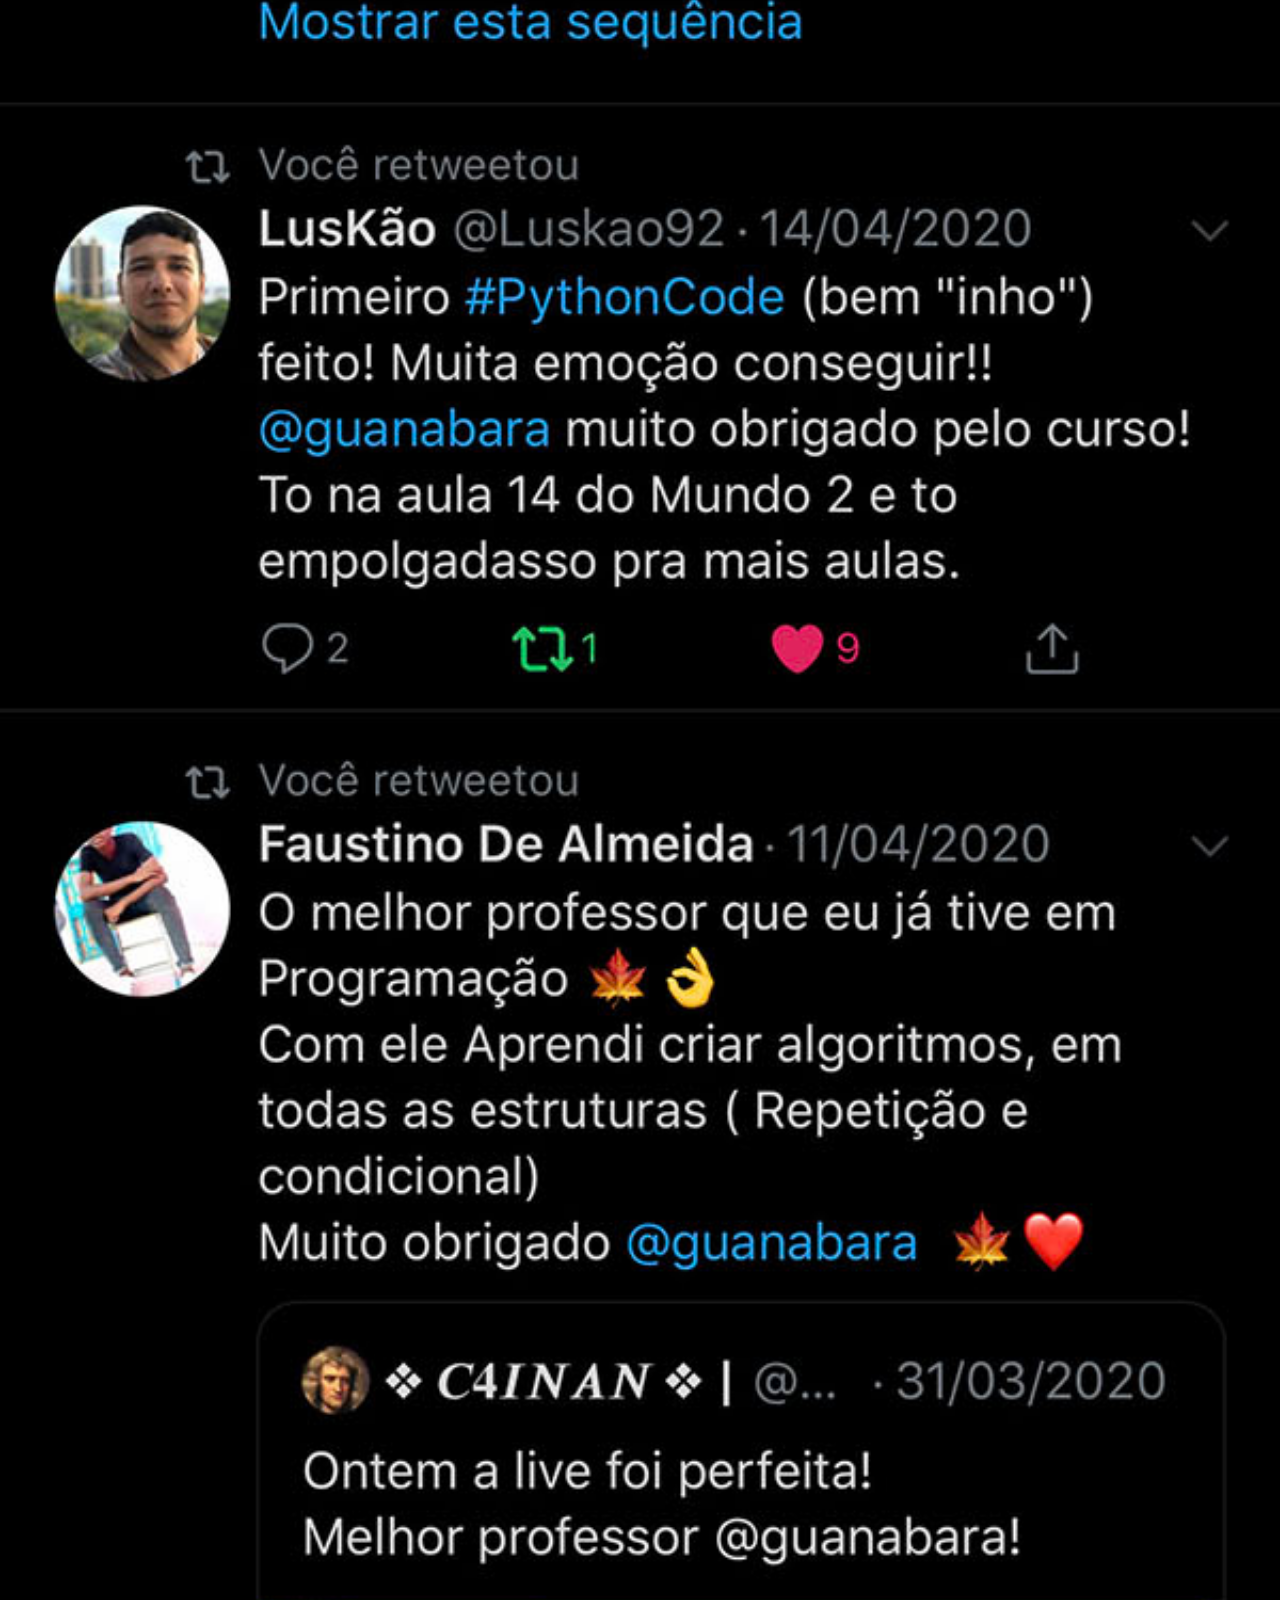
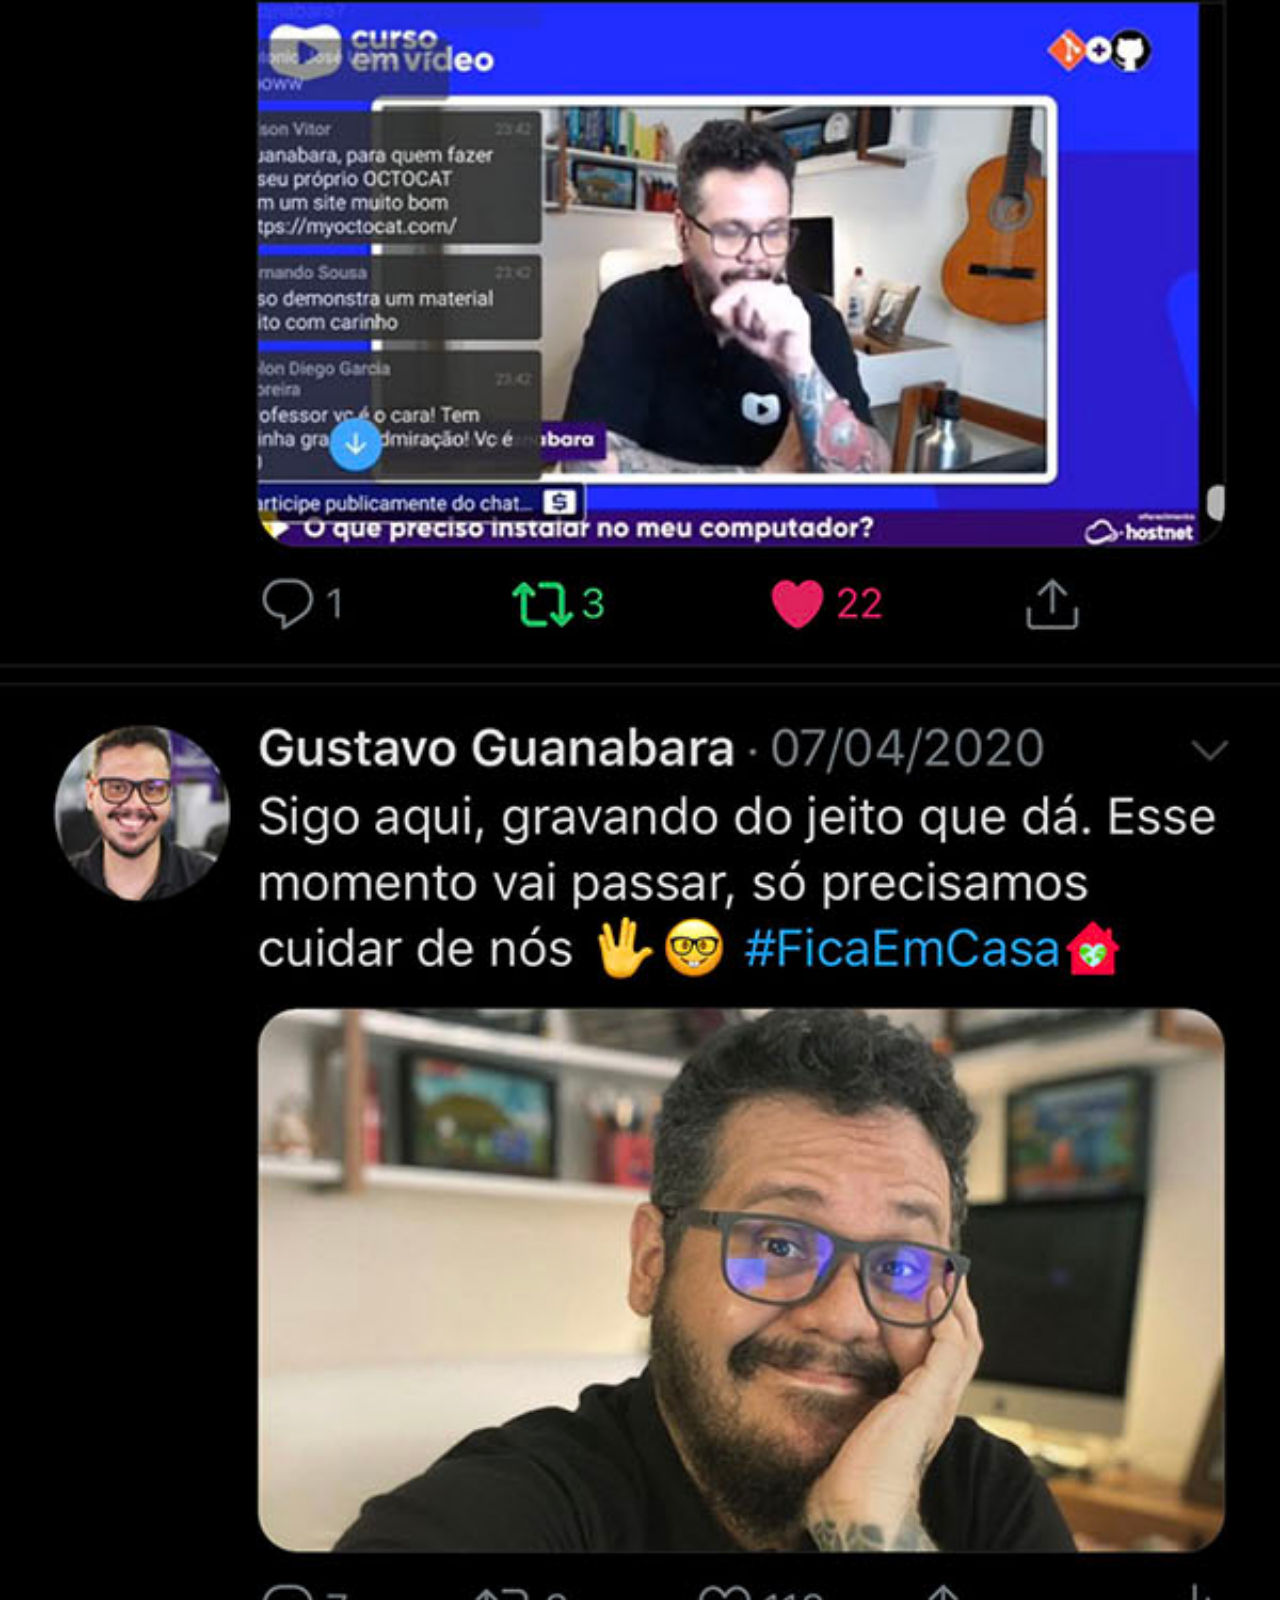
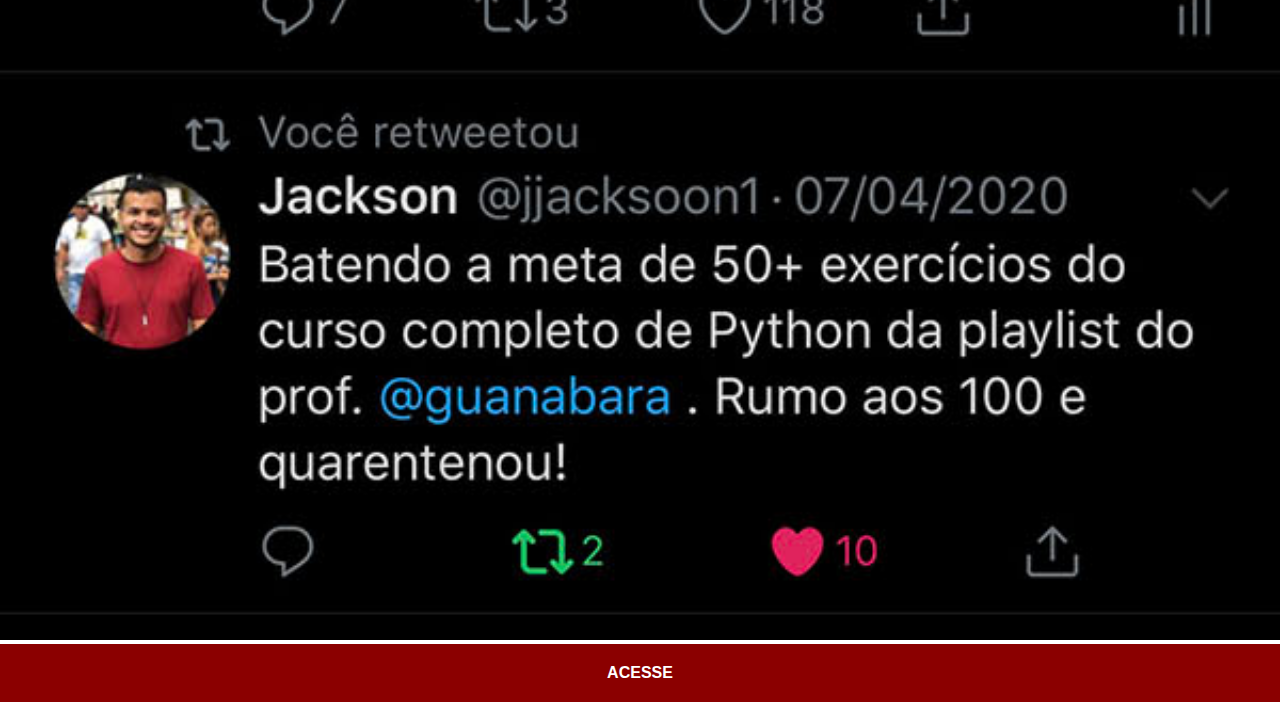
<file: x.html>
<!DOCTYPE html>
<html lang="pt-br">
<head>
    <meta charset="UTF-8">
    <meta name="viewport" content="width=device-width, initial-scale=1.0">
    <title>Document</title>
    <link rel="stylesheet" href="estilos/social.css">
</head>
<body>
    <img src="imagens/tela-twitter.jpg" alt="">
    <a href="https://x.com/BrenoPintor" target="_blank">ACESSE</a>
    
</body>
</html>
</file>
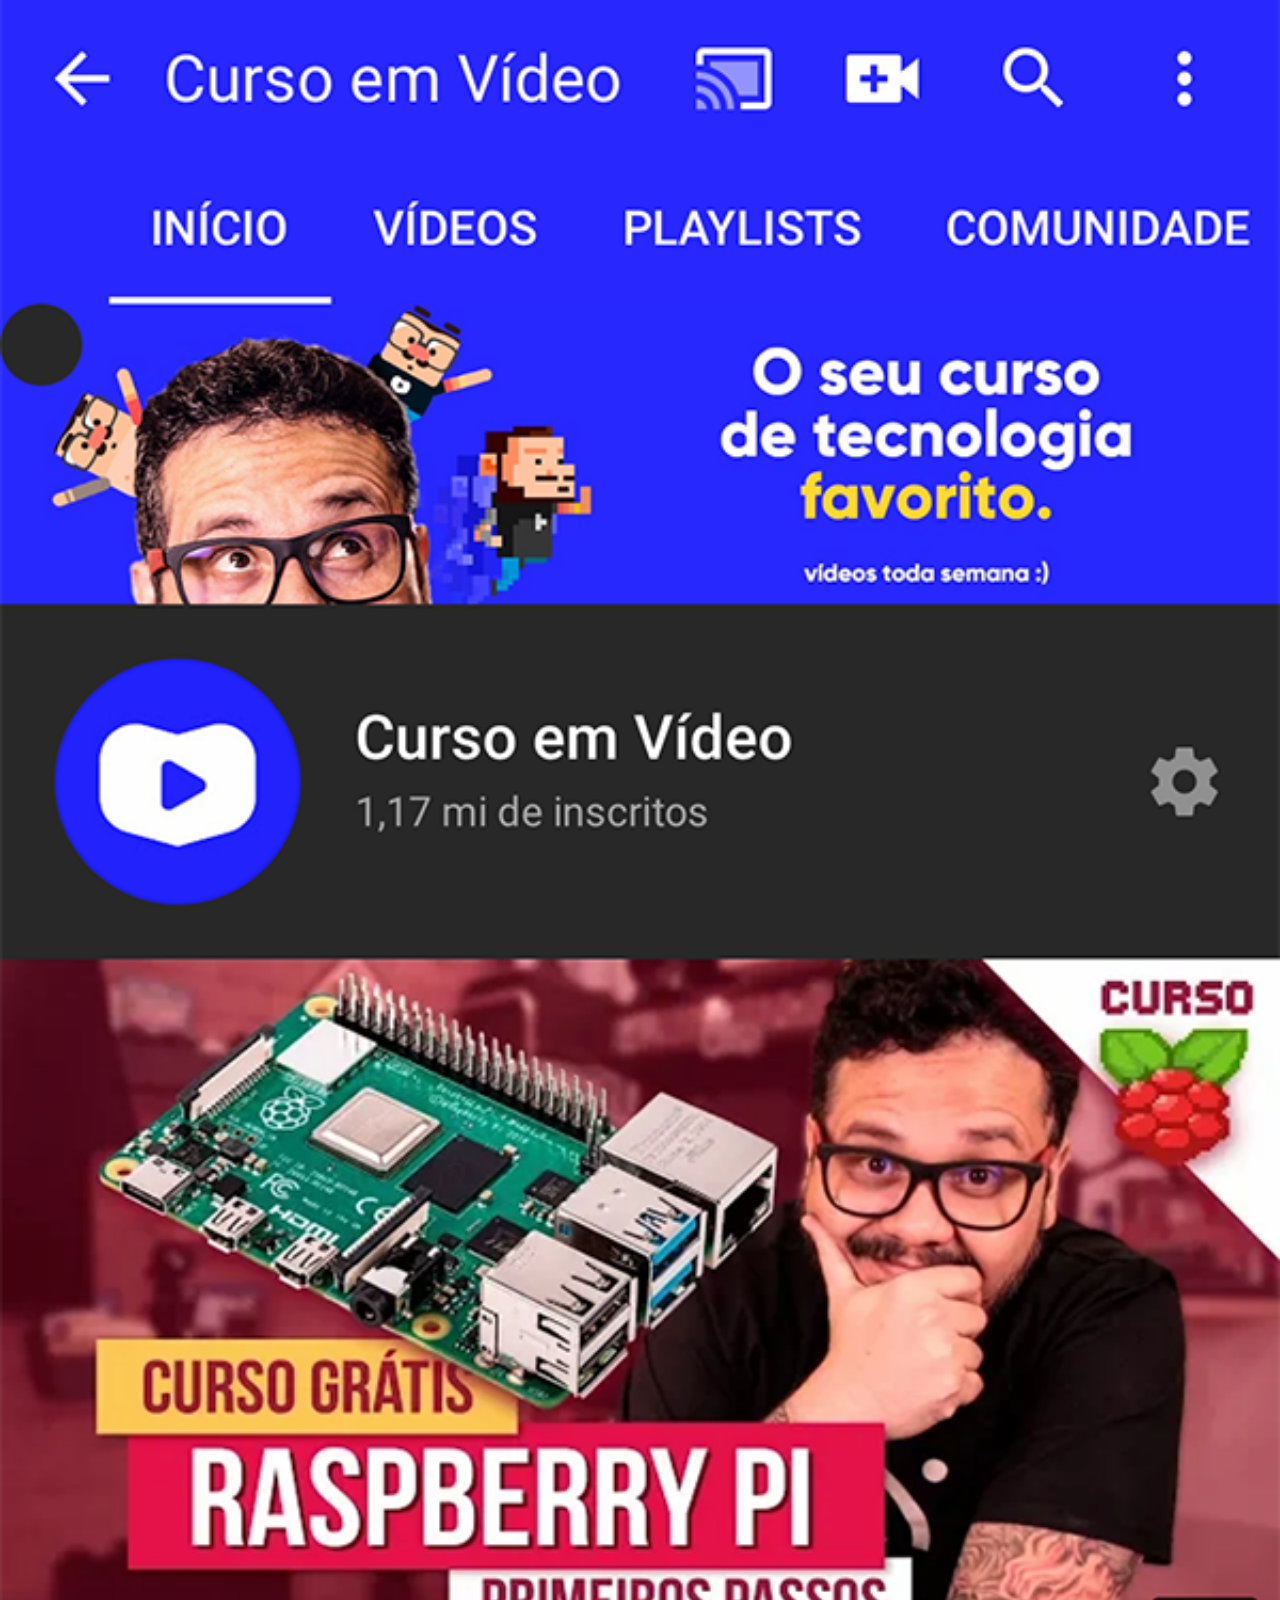
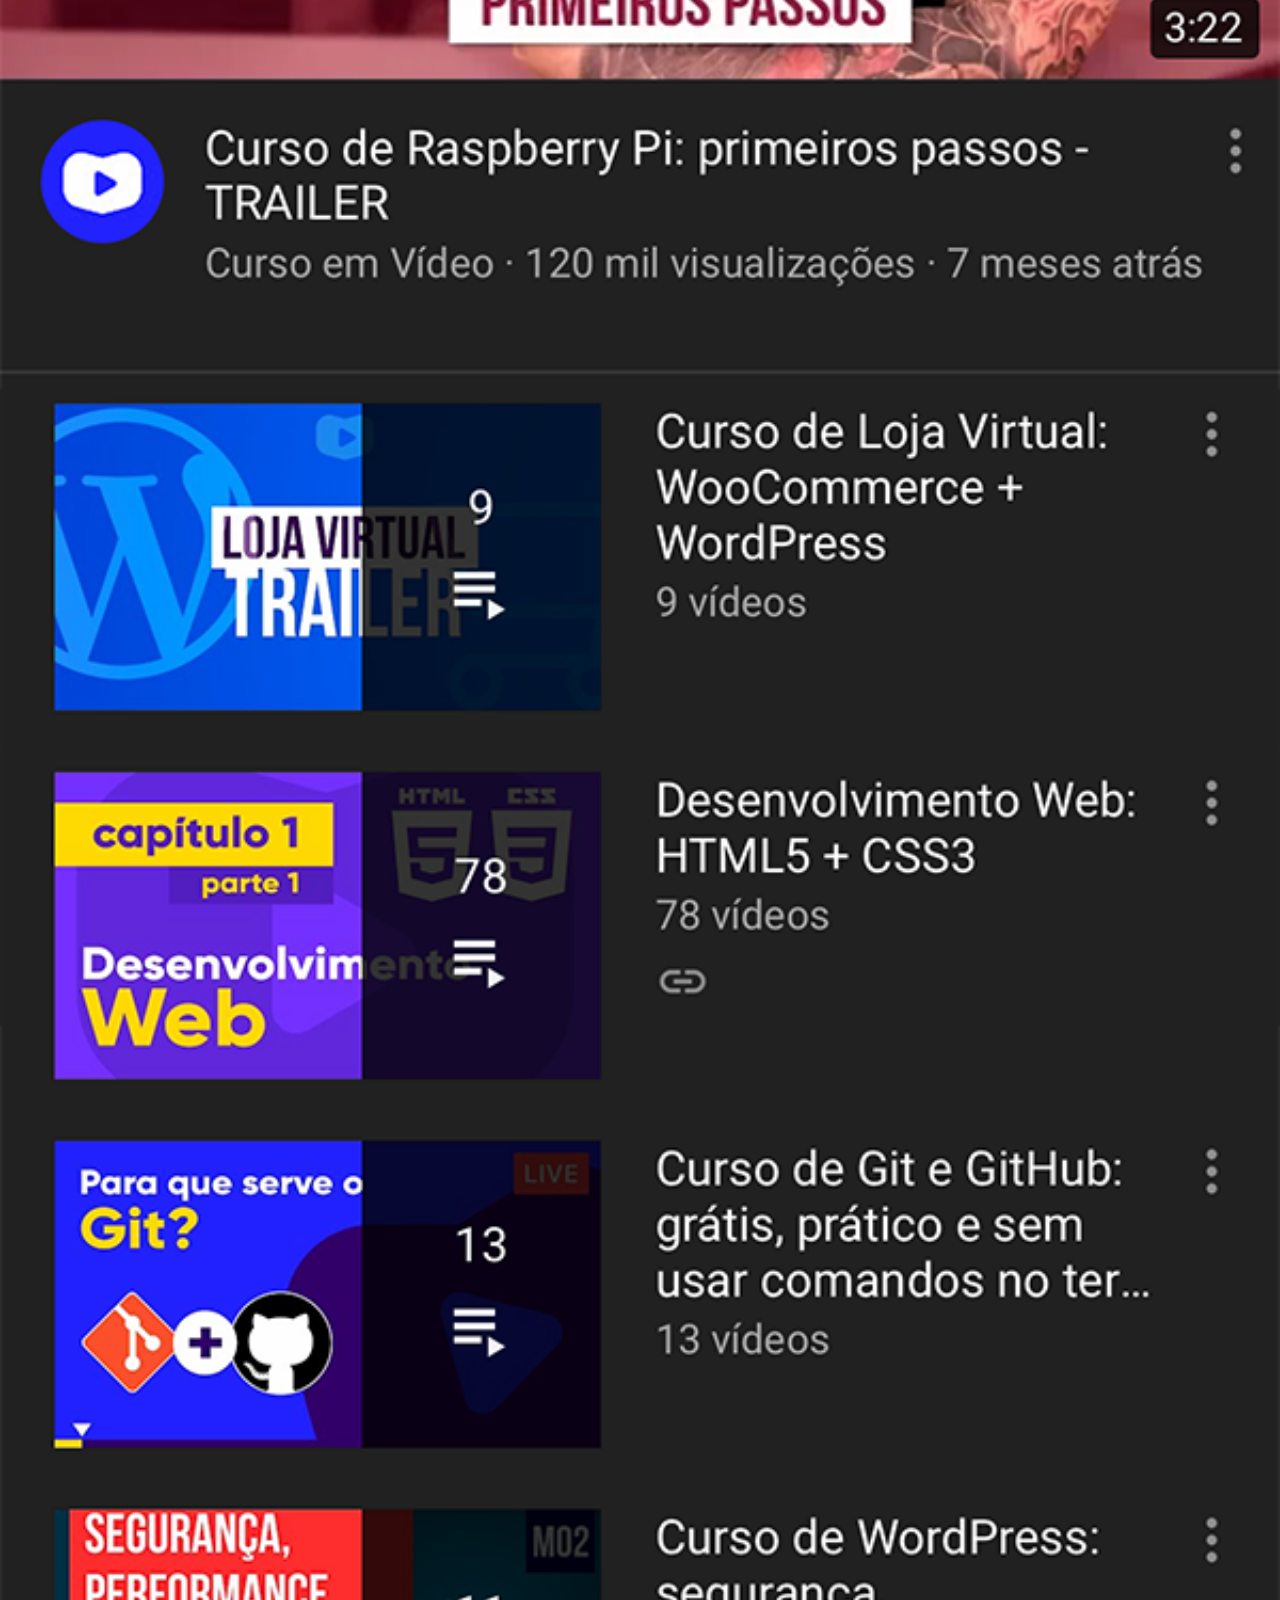
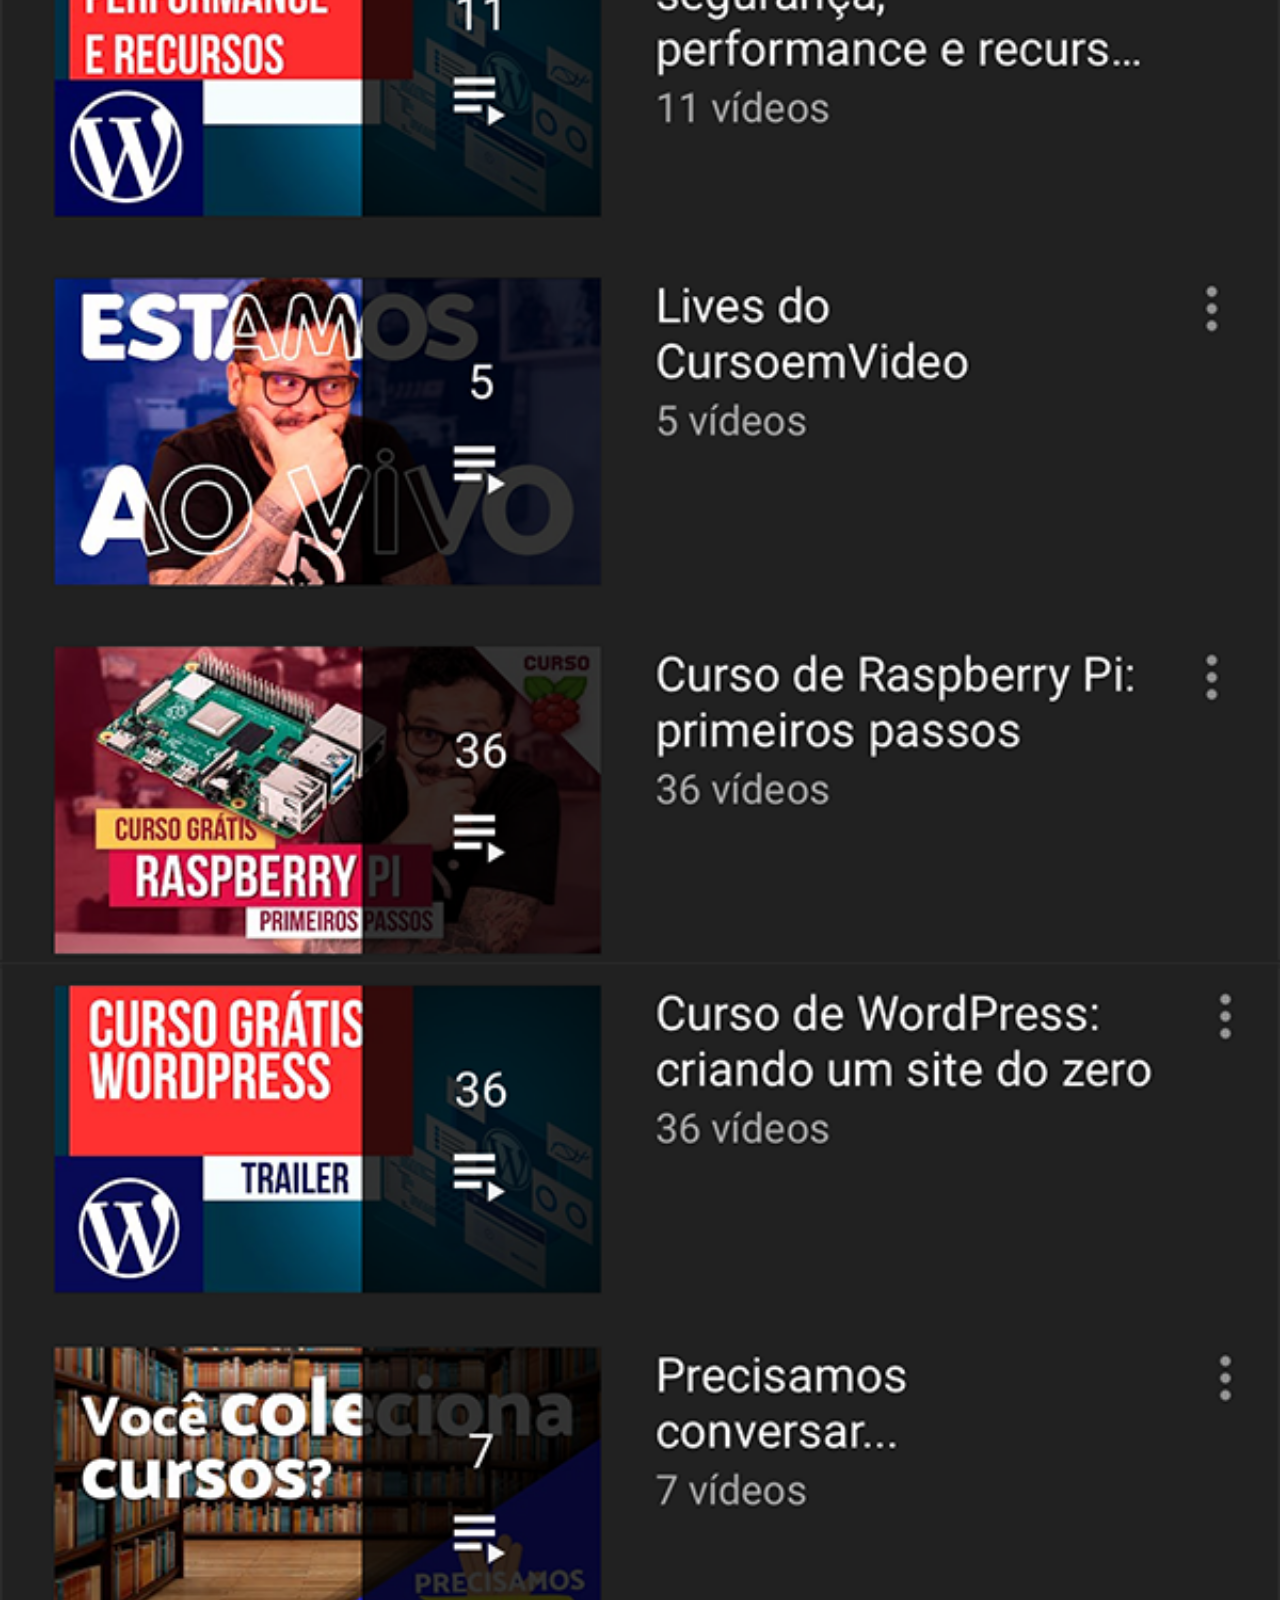
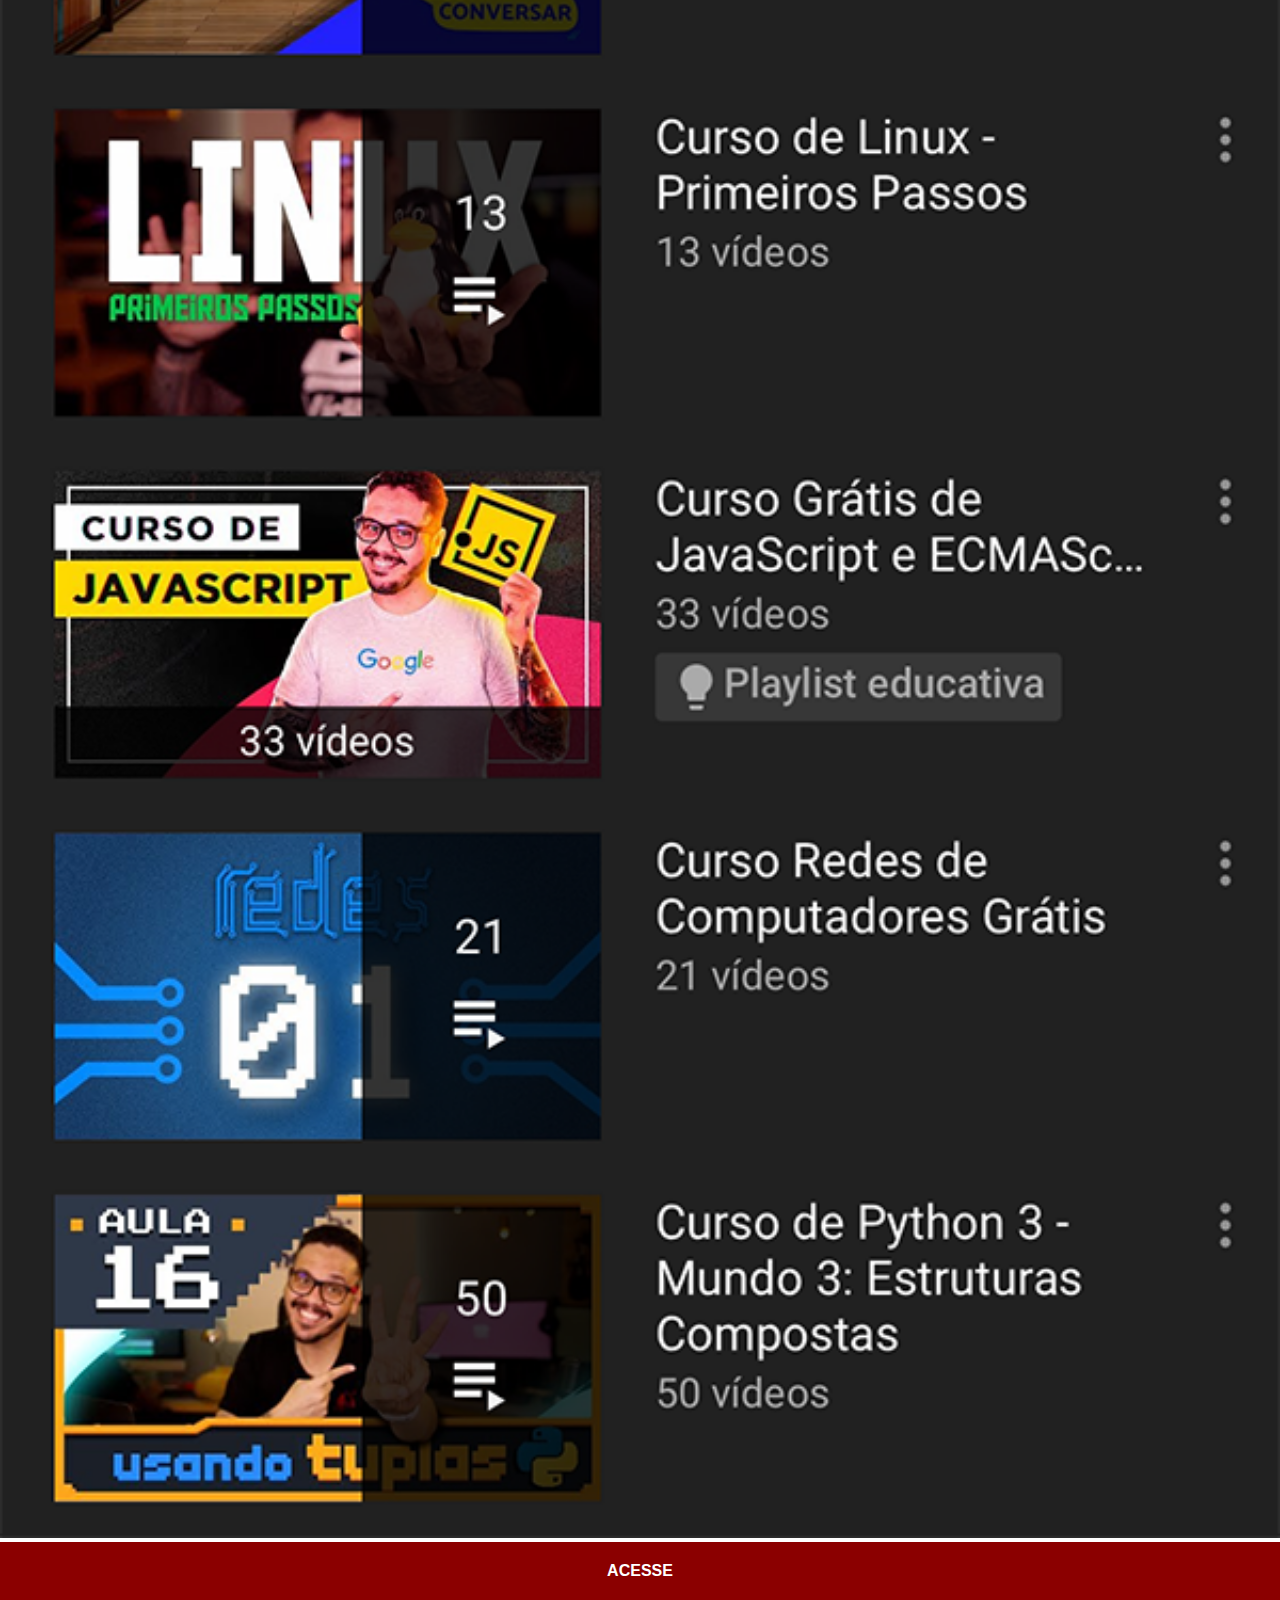
<file: youtube.html>
<!DOCTYPE html>
<html lang="pt-br">
<head>
    <meta charset="UTF-8">
    <meta name="viewport" content="width=device-width, initial-scale=1.0">
    <link rel="stylesheet" href="estilos/social.css">
    <title>Document</title>
</head>
<body>
    <img src="imagens/tela-youtube.png" alt="">
    <a href="https://www.youtube.com/c/CursoemV%C3%ADdeo" target="_blank">ACESSE</a>
</body>
</html>
</file>
<file: estilos/styles.css>
@charset "UTF-8";

* {
    margin: 0px;
    padding: 0px;
    font-family: Arial, Helvetica, sans-serif;
} 

html, body {
    height: 100vh;
    width: 100vw;
    background-color: black;
}

body {
    background: url(../imagens/fundo-madeira.jpg) no-repeat top center;
    background-size: cover;
    background-attachment: fixed;
}

main {
    position: relative;
    height: 100vh;
}

section#telefone {
position: absolute;
top: 50%;
left: 50%;
transform: translate(-50%, -50%);
height: 627px;
width: 311px;
background: url(../imagens/frame-iphone.png) no-repeat;
}

#tela {
    position: relative;
    top: 80px;
    left: 22px;
    width: 267px;
    height: 471px;
}

#redes-sociais {
    text-align: right;
}

#redes-sociais img {
    border-radius: 50%;
    width: 50px;
    margin: 10px;
    box-shadow: 2px 2px 5px rgba(0, 0, 0, 0.414);
    box-sizing: border-box;
}

#redes-sociais img:hover {
    border: 2px solid rgba(255, 255, 255, 0.427);
    transform: translate(-5px, -5px);
    box-shadow: 5px 5px 10px rgba(0, 0, 0, 0.636);
    transition: transform 0.3s ;
}
</file>
<file: estilos/social.css>
@charset "UTF-8";

* {
    margin: 0px;
    padding: 0px;
    font-family: Arial, Helvetica, sans-serif;
}

::-webkit-scrollbar {
    width: 0px;
    height: 0px;
}

img {
    width: 100vw;
}

a {
    display: block;
    background-color: darkred;
    padding: 20px;
    color: white;
    text-align: center;
    font-weight: bolder;
    text-decoration: none;
}

a:hover {
    background-color: red;
}
</file>
